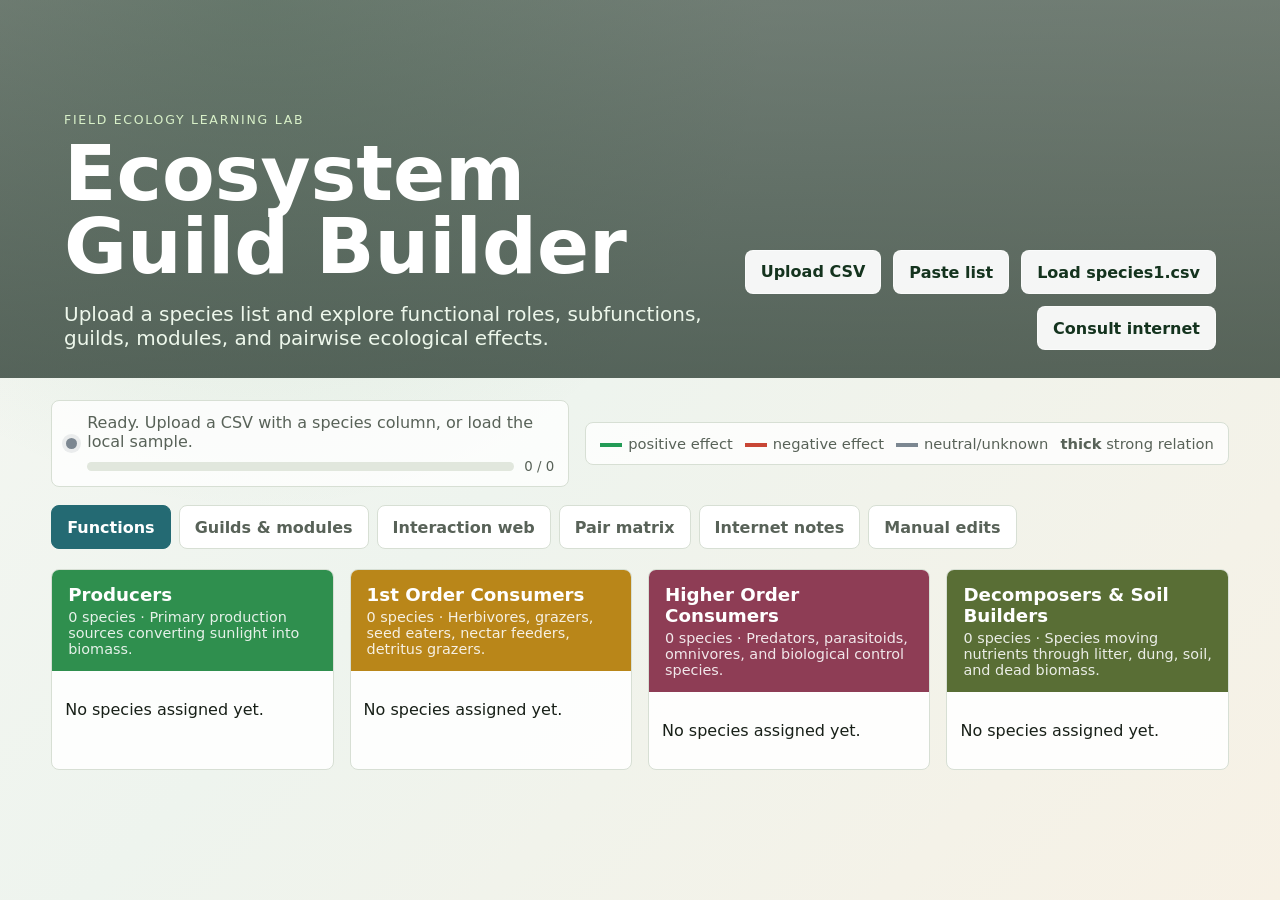
<file: ECOSYSTEM/index.html>
<!doctype html>
<html lang="en">
<head>
  <meta charset="utf-8">
  <meta name="viewport" content="width=device-width, initial-scale=1">
  <title>Ecosystem Guild Builder</title>
  <link rel="stylesheet" href="styles.css">
  <script src="vendor/d3.v7.min.js"></script>
</head>
<body>
  <header class="app-header">
    <div>
      <p class="eyebrow">Field ecology learning lab</p>
      <h1>Ecosystem Guild Builder</h1>
      <p class="lede">Upload a species list and explore functional roles, subfunctions, guilds, modules, and pairwise ecological effects.</p>
    </div>
    <div class="header-actions">
      <label class="file-button">
        <input id="csvFile" type="file" accept=".csv,text/csv">
        Upload CSV
      </label>
      <button id="showPasteImport" type="button">Paste list</button>
      <button id="loadSample" type="button">Load species1.csv</button>
      <button id="enrichBtn" type="button">Consult internet</button>
    </div>
  </header>

  <main>
    <section class="control-band">
      <div class="status-panel">
        <span id="statusDot"></span>
        <div class="status-copy">
          <p id="statusText">Ready. Upload a CSV with a species column, or load the local sample.</p>
          <div id="progressWrap" class="progress-wrap" hidden>
            <div class="progress-track"><span id="progressBar"></span></div>
            <small id="progressText">0 / 0</small>
          </div>
        </div>
      </div>
      <div class="legend">
        <span><i class="positive"></i>positive effect</span>
        <span><i class="negative"></i>negative effect</span>
        <span><i class="neutral"></i>neutral/unknown</span>
        <span><b>thick</b> strong relation</span>
      </div>
    </section>

    <section id="pasteImportPanel" class="paste-import" hidden>
      <div>
        <h2>Paste species list</h2>
        <p>Paste a CSV with a species column, or paste one species name per line.</p>
      </div>
      <textarea id="pasteImportText" rows="7" placeholder="species&#10;Rosa canina&#10;Carabus coriaceus&#10;Pelophylax ridibundus"></textarea>
      <div class="paste-import-actions">
        <button id="importPastedSpecies" type="button">Import pasted list</button>
        <button id="clearPastedSpecies" type="button">Clear</button>
      </div>
    </section>

    <nav class="tabs" aria-label="Views">
      <button class="tab active" data-view="roles">Functions</button>
      <button class="tab" data-view="guilds">Guilds & modules</button>
      <button class="tab" data-view="network">Interaction web</button>
      <button class="tab" data-view="matrix">Pair matrix</button>
      <button class="tab" data-view="sources">Internet notes</button>
      <button class="tab" data-view="edits">Manual edits</button>
    </nav>

    <section id="roles" class="view active">
      <div id="roleGrid" class="role-grid"></div>
    </section>

    <section id="guilds" class="view">
      <div id="moduleGrid" class="module-grid"></div>
    </section>

    <section id="network" class="view">
      <div class="network-toolbar">
        <label><input id="showWeak" type="checkbox" checked> show weak links</label>
        <label><input id="showNeutral" type="checkbox"> show neutral links</label>
        <label>Layout strength <input id="chargeSlider" type="range" min="-900" max="-120" value="-430"></label>
        <label>Picture size <input id="sizeSlider" type="range" min="650" max="1600" step="50" value="950"></label>
      </div>
      <div id="networkCanvas" class="network-canvas"></div>
    </section>

    <section id="matrix" class="view">
      <h2 class="matrix-title">Simple interaction symbols</h2>
      <div class="matrix-wrap compact">
        <table id="simpleMatrixTable"></table>
      </div>
      <h2 class="matrix-title">Detailed pair evidence</h2>
      <div class="matrix-wrap">
        <table id="matrixTable"></table>
      </div>
    </section>

    <section id="sources" class="view">
      <div id="sourceList" class="source-list"></div>
    </section>

    <section id="edits" class="view">
      <div class="edit-grid">
        <article class="edit-panel">
          <h2>Correct species information</h2>
          <label>Species <select id="editSpeciesSelect"></select></label>
          <div class="checkbox-grid" id="editRoleChecks">
            <label><input type="checkbox" value="producer"> producer</label>
            <label><input type="checkbox" value="primaryConsumer"> 1st order consumer</label>
            <label><input type="checkbox" value="higherConsumer"> higher order consumer</label>
            <label><input type="checkbox" value="decomposer"> decomposer</label>
          </div>
          <label>Subfunctions <input id="editSubfunctions" type="text" placeholder="pollinator, soil builder, tadpole detritivore"></label>
          <label>Guild <input id="editGuild" type="text" placeholder="Wetland predators"></label>
          <label>Module <input id="editModule" type="text" placeholder="Wetland food-web module"></label>
          <div class="edit-actions">
            <button id="saveSpeciesEdit" type="button">Save species correction</button>
            <button id="resetSpeciesEdit" type="button">Reset species</button>
          </div>
        </article>

        <article class="edit-panel">
          <h2>Correct pair interaction</h2>
          <div class="two-cols">
            <label>Species A <select id="editPairA"></select></label>
            <label>Species B <select id="editPairB"></select></label>
          </div>
          <div class="two-cols">
            <label>Effect A to B
              <select id="editEffectAB">
                <option value="positive">+</option>
                <option value="neutral">0</option>
                <option value="negative">-</option>
              </select>
            </label>
            <label>Effect B to A
              <select id="editEffectBA">
                <option value="positive">+</option>
                <option value="neutral">0</option>
                <option value="negative">-</option>
              </select>
            </label>
          </div>
          <label>Strength
            <select id="editStrength">
              <option value="weak">weak</option>
              <option value="strong">strong</option>
            </select>
          </label>
          <label>Explanation <textarea id="editPairNote" rows="4" placeholder="Why this correction is biologically better"></textarea></label>
          <div class="edit-actions">
            <button id="savePairEdit" type="button">Save pair correction</button>
            <button id="resetPairEdit" type="button">Reset pair</button>
          </div>
        </article>
      </div>
      <article class="edit-panel edit-summary">
        <h2>Saved manual corrections</h2>
        <div id="manualEditList"></div>
        <button id="clearManualEdits" type="button">Clear all manual corrections</button>
      </article>
    </section>
  </main>

  <template id="speciesPill">
    <article class="species-pill">
      <strong></strong>
      <small></small>
    </article>
  </template>

  <script src="app.js"></script>
</body>
</html>
</file>
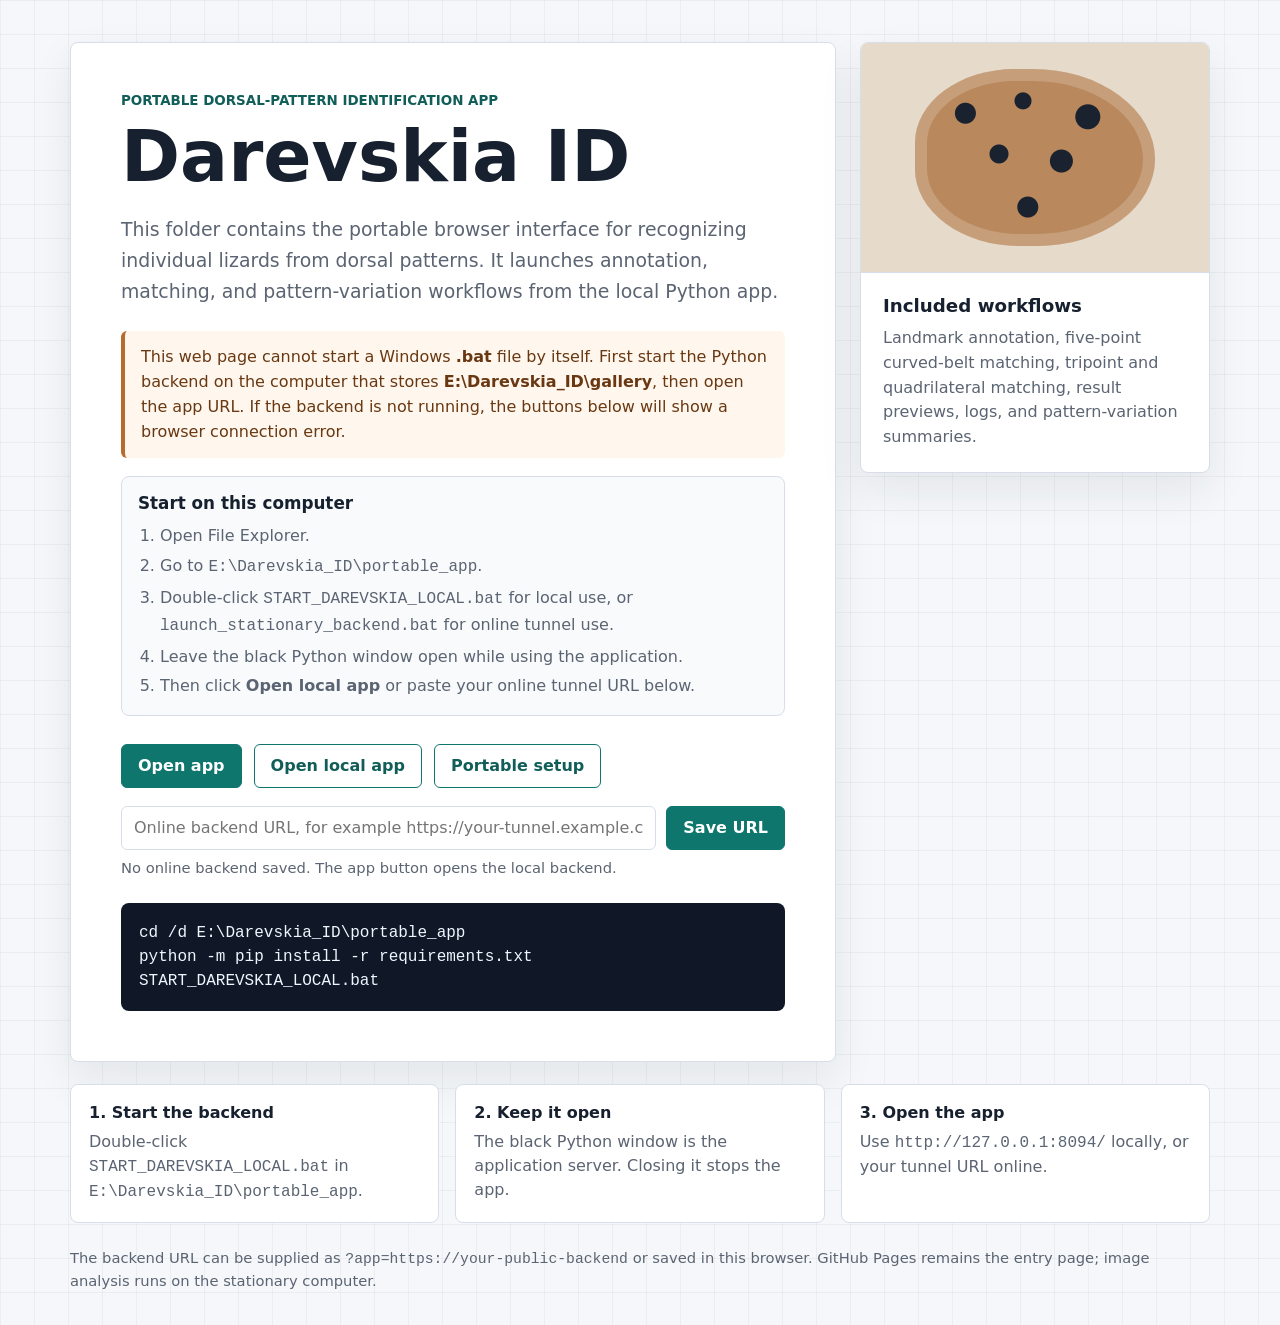
<file: PATTERN/index.html>
<!doctype html>
<html lang="en">
<head>
  <meta charset="utf-8">
  <meta name="viewport" content="width=device-width, initial-scale=1">
  <title>Darevskia ID Portable App</title>
  <meta name="description" content="GitHub Pages entry point for the Darevskia dorsal-pattern recognition portable app.">
  <style>
    :root {
      color-scheme: light;
      --ink: #17202e;
      --muted: #5b6472;
      --paper: #f5f7fa;
      --panel: #ffffff;
      --line: #d7dee9;
      --accent: #0f766e;
      --accent-dark: #115e59;
      --amber: #b76b2c;
      --code: #101827;
      --code-text: #eef6ff;
      font-family: Inter, ui-sans-serif, system-ui, -apple-system, BlinkMacSystemFont, "Segoe UI", sans-serif;
    }

    * {
      box-sizing: border-box;
    }

    body {
      margin: 0;
      min-height: 100vh;
      color: var(--ink);
      background:
        linear-gradient(90deg, rgba(23, 32, 46, 0.045) 1px, transparent 1px),
        linear-gradient(180deg, rgba(23, 32, 46, 0.045) 1px, transparent 1px),
        var(--paper);
      background-size: 34px 34px;
    }

    main {
      width: min(1140px, calc(100% - 32px));
      margin: 0 auto;
      padding: 42px 0;
    }

    .layout {
      display: grid;
      grid-template-columns: minmax(0, 1fr) 350px;
      gap: 24px;
      align-items: start;
    }

    .hero,
    .panel,
    .step {
      background: var(--panel);
      border: 1px solid var(--line);
      border-radius: 8px;
      box-shadow: 0 18px 44px rgba(23, 32, 46, 0.08);
    }

    .hero {
      padding: clamp(24px, 5vw, 50px);
    }

    .eyebrow {
      margin: 0 0 14px;
      color: var(--accent-dark);
      font-size: 0.84rem;
      font-weight: 780;
      letter-spacing: 0;
      text-transform: uppercase;
    }

    h1 {
      max-width: 760px;
      margin: 0;
      font-size: clamp(2.15rem, 6vw, 4.45rem);
      line-height: 0.98;
      letter-spacing: 0;
    }

    .lead {
      max-width: 720px;
      margin: 22px 0 0;
      color: var(--muted);
      font-size: clamp(1rem, 2vw, 1.18rem);
      line-height: 1.65;
    }

    .note {
      margin: 24px 0 0;
      padding: 14px 16px;
      border-left: 4px solid var(--amber);
      background: #fff7ed;
      color: #693812;
      border-radius: 6px;
      line-height: 1.55;
    }

    .actions {
      display: flex;
      flex-wrap: wrap;
      gap: 12px;
      margin-top: 28px;
    }

    .backend-config {
      display: grid;
      grid-template-columns: minmax(0, 1fr) auto;
      gap: 10px;
      margin-top: 18px;
    }

    .backend-config input {
      min-height: 44px;
      width: 100%;
      border: 1px solid var(--line);
      border-radius: 6px;
      padding: 0 12px;
      color: var(--ink);
      font: inherit;
    }

    .backend-config button {
      min-height: 44px;
      border: 1px solid var(--accent);
      border-radius: 6px;
      padding: 0 16px;
      background: var(--accent);
      color: #ffffff;
      cursor: pointer;
      font: inherit;
      font-weight: 730;
      white-space: nowrap;
    }

    .status-line {
      min-height: 1.4em;
      margin: 8px 0 0;
      color: var(--muted);
      font-size: 0.92rem;
      line-height: 1.4;
    }

    .start-box {
      margin-top: 18px;
      padding: 16px;
      border: 1px solid var(--line);
      border-radius: 8px;
      background: #f8fafc;
    }

    .start-box h2 {
      margin: 0 0 10px;
      font-size: 1.05rem;
      letter-spacing: 0;
    }

    .start-box ol {
      margin: 0;
      padding-left: 22px;
      color: var(--muted);
      line-height: 1.6;
    }

    .start-box li + li {
      margin-top: 4px;
    }

    a.button {
      display: inline-flex;
      min-height: 44px;
      align-items: center;
      justify-content: center;
      padding: 0 16px;
      border: 1px solid var(--accent);
      border-radius: 6px;
      background: var(--accent);
      color: #ffffff;
      font-weight: 730;
      text-decoration: none;
      white-space: nowrap;
    }

    a.button.secondary {
      background: #ffffff;
      color: var(--accent-dark);
    }

    pre,
    code {
      font-family: "Cascadia Code", "SFMono-Regular", Consolas, monospace;
    }

    pre {
      overflow-x: auto;
      margin: 24px 0 0;
      padding: 18px;
      border-radius: 8px;
      background: var(--code);
      color: var(--code-text);
      line-height: 1.5;
      white-space: pre-wrap;
    }

    .panel {
      overflow: hidden;
    }

    .pattern {
      position: relative;
      min-height: 230px;
      background: #e6dacb;
      border-bottom: 1px solid var(--line);
    }

    .pattern::before {
      content: "";
      position: absolute;
      inset: 26px 54px;
      border-radius: 45% 55% 53% 47%;
      background:
        radial-gradient(circle at 21% 25%, #1a2230 0 10px, transparent 11px),
        radial-gradient(circle at 45% 18%, #1a2230 0 8px, transparent 9px),
        radial-gradient(circle at 72% 27%, #1a2230 0 12px, transparent 13px),
        radial-gradient(circle at 35% 48%, #1a2230 0 9px, transparent 10px),
        radial-gradient(circle at 61% 52%, #1a2230 0 11px, transparent 12px),
        radial-gradient(circle at 47% 78%, #1a2230 0 10px, transparent 11px),
        #b9895d;
      box-shadow: inset 0 0 0 12px rgba(255, 255, 255, 0.18);
    }

    .panel-body {
      padding: 22px;
    }

    .panel h2 {
      margin: 0 0 10px;
      font-size: 1.14rem;
      letter-spacing: 0;
    }

    .panel p {
      margin: 0;
      color: var(--muted);
      line-height: 1.55;
    }

    .steps {
      display: grid;
      grid-template-columns: repeat(3, minmax(0, 1fr));
      gap: 16px;
      margin-top: 22px;
    }

    .step {
      padding: 18px;
      box-shadow: none;
    }

    .step strong {
      display: block;
      margin-bottom: 8px;
      font-size: 1rem;
    }

    .step p {
      margin: 0;
      color: var(--muted);
      line-height: 1.5;
    }

    footer {
      margin-top: 24px;
      color: var(--muted);
      font-size: 0.92rem;
      line-height: 1.5;
    }

    @media (max-width: 900px) {
      main {
        padding: 24px 0;
      }

      .layout,
      .steps {
        grid-template-columns: 1fr;
      }

      .panel {
        order: -1;
      }

      .pattern {
        min-height: 178px;
      }
    }

    @media (max-width: 520px) {
      main {
        width: min(100% - 20px, 1140px);
      }

      .hero {
        padding: 22px;
      }

      a.button {
        width: 100%;
      }

      .backend-config {
        grid-template-columns: 1fr;
      }
    }
  </style>
</head>
<body>
  <main>
    <div class="layout">
      <section class="hero" aria-labelledby="title">
        <p class="eyebrow">Portable dorsal-pattern identification app</p>
        <h1 id="title">Darevskia ID</h1>
        <p class="lead">
          This folder contains the portable browser interface for recognizing individual lizards from dorsal patterns.
          It launches annotation, matching, and pattern-variation workflows from the local Python app.
        </p>
        <p class="note">
          This web page cannot start a Windows <strong>.bat</strong> file by itself. First start the Python
          backend on the computer that stores <strong>E:\Darevskia_ID\gallery</strong>, then open the app URL.
          If the backend is not running, the buttons below will show a browser connection error.
        </p>
        <div class="start-box">
          <h2>Start on this computer</h2>
          <ol>
            <li>Open File Explorer.</li>
            <li>Go to <code>E:\Darevskia_ID\portable_app</code>.</li>
            <li>Double-click <code>START_DAREVSKIA_LOCAL.bat</code> for local use, or <code>launch_stationary_backend.bat</code> for online tunnel use.</li>
            <li>Leave the black Python window open while using the application.</li>
            <li>Then click <strong>Open local app</strong> or paste your online tunnel URL below.</li>
          </ol>
        </div>
        <div class="actions" aria-label="Primary actions">
          <a class="button" id="openBackend" href="http://127.0.0.1:8094/">Open app</a>
          <a class="button secondary" href="http://127.0.0.1:8094/">Open local app</a>
          <a class="button secondary" href="README_PORTABLE.md">Portable setup</a>
        </div>
        <div class="backend-config">
          <input id="backendUrl" type="url" inputmode="url" placeholder="Online backend URL, for example https://your-tunnel.example.com" aria-label="Online backend URL">
          <button type="button" id="saveBackend">Save URL</button>
        </div>
        <p class="status-line" id="backendStatus"></p>
        <pre><code>cd /d E:\Darevskia_ID\portable_app
python -m pip install -r requirements.txt
START_DAREVSKIA_LOCAL.bat</code></pre>
      </section>

      <aside class="panel" aria-label="Application summary">
        <div class="pattern" role="img" aria-label="Stylized dorsal lizard pattern with recognition spots"></div>
        <div class="panel-body">
          <h2>Included workflows</h2>
          <p>
            Landmark annotation, five-point curved-belt matching, tripoint and quadrilateral matching,
            result previews, logs, and pattern-variation summaries.
          </p>
        </div>
      </aside>
    </div>

    <section class="steps" aria-label="Launch steps">
      <article class="step">
        <strong>1. Start the backend</strong>
        <p>Double-click <code>START_DAREVSKIA_LOCAL.bat</code> in <code>E:\Darevskia_ID\portable_app</code>.</p>
      </article>
      <article class="step">
        <strong>2. Keep it open</strong>
        <p>The black Python window is the application server. Closing it stops the app.</p>
      </article>
      <article class="step">
        <strong>3. Open the app</strong>
        <p>Use <code>http://127.0.0.1:8094/</code> locally, or your tunnel URL online.</p>
      </article>
    </section>

    <footer>
      The backend URL can be supplied as <code>?app=https://your-public-backend</code> or saved in this browser.
      GitHub Pages remains the entry page; image analysis runs on the stationary computer.
    </footer>
  </main>
  <script>
    const input = document.querySelector("#backendUrl");
    const openBackend = document.querySelector("#openBackend");
    const saveBackend = document.querySelector("#saveBackend");
    const statusLine = document.querySelector("#backendStatus");
    const params = new URLSearchParams(window.location.search);
    const queryUrl = params.get("app") || "";
    const savedUrl = localStorage.getItem("darevskiaBackendUrl") || "";

    function cleanUrl(value) {
      return String(value || "").trim().replace(/\/+$/, "");
    }

    function setBackendUrl(value, persist) {
      const url = cleanUrl(value);
      if (!url) {
        openBackend.href = "http://127.0.0.1:8094/";
        input.value = "";
        statusLine.textContent = "No online backend saved. The app button opens the local backend.";
        return;
      }
      if (!/^https?:\/\//i.test(url)) {
        statusLine.textContent = "Backend URL must start with http:// or https://.";
        return;
      }
      openBackend.href = url + "/";
      input.value = url;
      statusLine.textContent = "App button points to " + url + "/";
      if (persist) {
        localStorage.setItem("darevskiaBackendUrl", url);
      }
    }

    saveBackend.addEventListener("click", () => setBackendUrl(input.value, true));
    setBackendUrl(queryUrl || savedUrl, Boolean(queryUrl));
  </script>
</body>
</html>
</file>
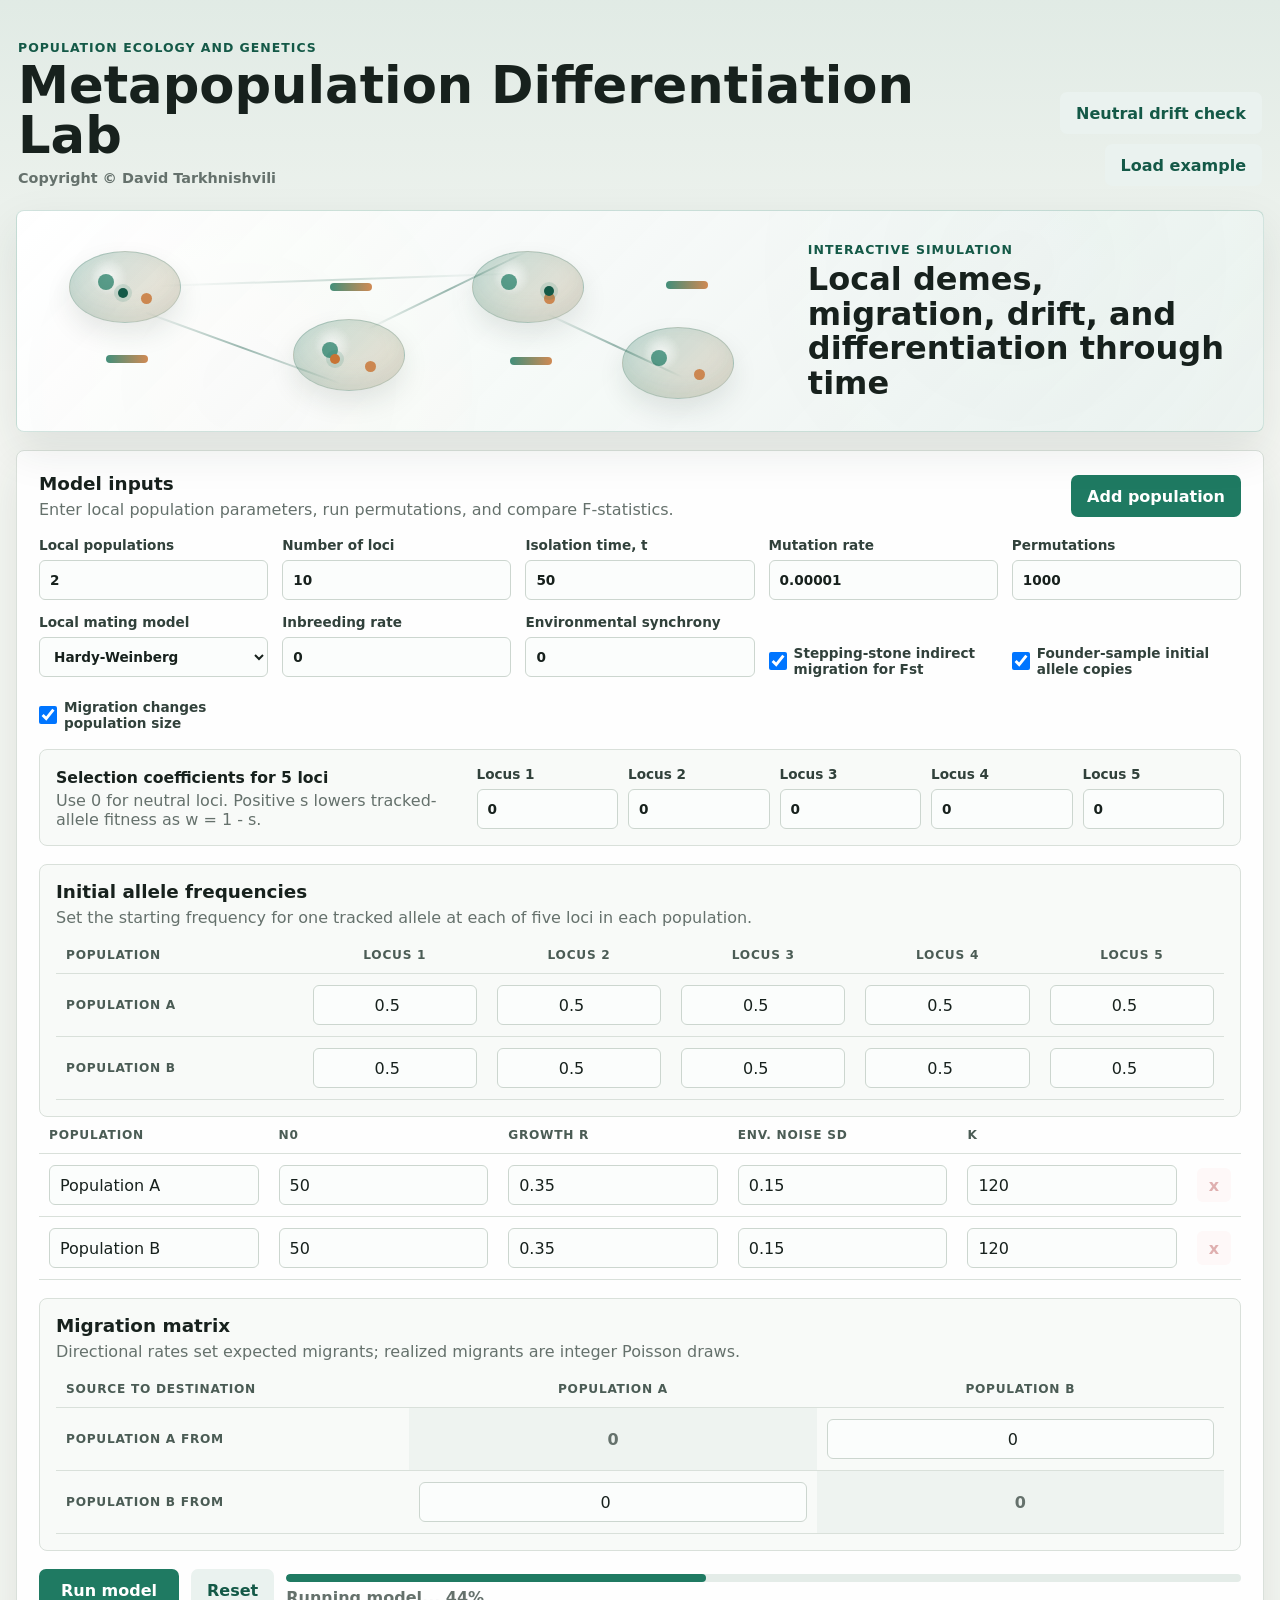
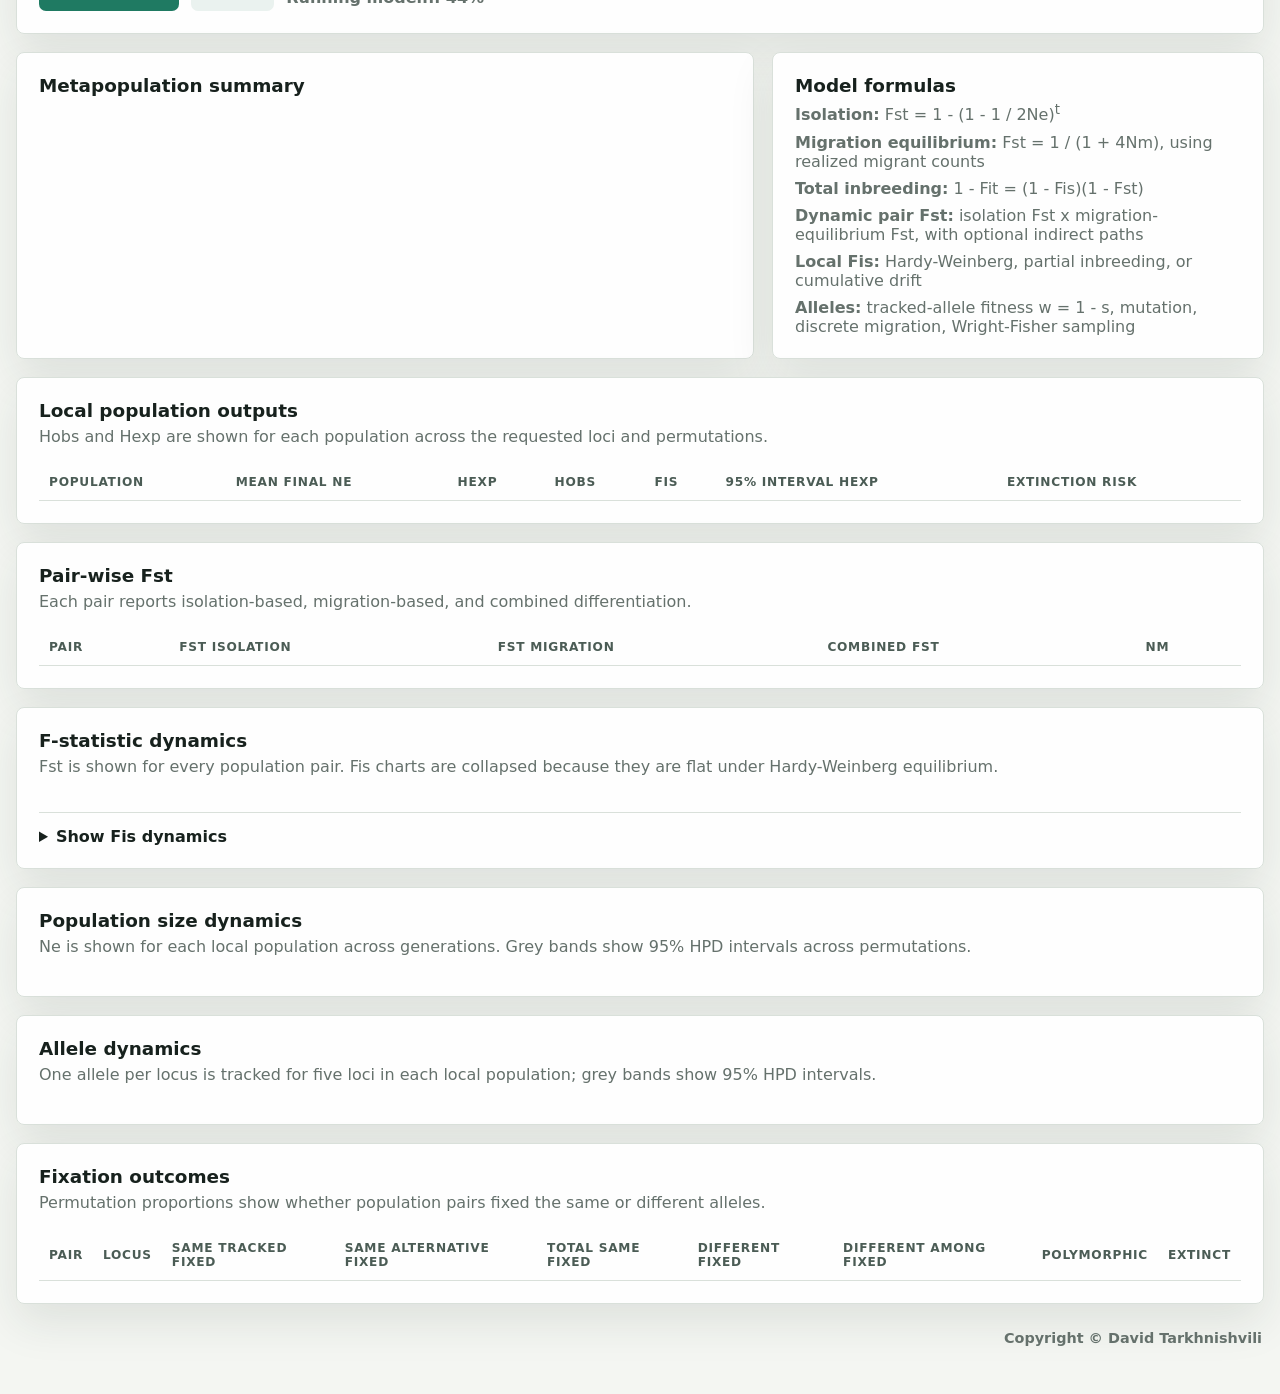
<file: POPGEN/index.html>
<!doctype html>
<html lang="en">
<head>
  <meta charset="utf-8">
  <meta name="viewport" content="width=device-width, initial-scale=1">
  <title>Population Differentiation Lab</title>
  <link rel="stylesheet" href="styles.css">
</head>
<body>
  <main class="app-shell">
    <section class="workspace">
      <header class="topbar">
        <div>
          <p class="eyebrow">Population ecology and genetics</p>
          <h1>Metapopulation Differentiation Lab</h1>
          <p class="copyright-line">Copyright &copy; David Tarkhnishvili</p>
        </div>
        <div class="topbar-actions">
          <button id="loadNeutralCheck" class="secondary-btn" type="button">Neutral drift check</button>
          <button id="loadExample" class="secondary-btn" type="button">Load example</button>
        </div>
      </header>

      <section class="metapop-hero" aria-label="Animated metapopulation illustration">
        <div class="landscape" aria-hidden="true">
          <span class="habitat habitat-a"></span>
          <span class="habitat habitat-b"></span>
          <span class="habitat habitat-c"></span>
          <span class="habitat habitat-d"></span>
          <span class="migration-line line-ab"></span>
          <span class="migration-line line-bc"></span>
          <span class="migration-line line-cd"></span>
          <span class="migration-line line-ac"></span>
          <span class="migrant migrant-1"></span>
          <span class="migrant migrant-2"></span>
          <span class="migrant migrant-3"></span>
          <span class="allele allele-1"></span>
          <span class="allele allele-2"></span>
          <span class="allele allele-3"></span>
          <span class="allele allele-4"></span>
        </div>
        <div class="hero-copy">
          <p class="eyebrow">Interactive simulation</p>
          <h2>Local demes, migration, drift, and differentiation through time</h2>
        </div>
      </section>

      <section class="panel controls-panel" aria-labelledby="modelInputs">
        <div class="section-head">
          <div>
            <h2 id="modelInputs">Model inputs</h2>
            <p>Enter local population parameters, run permutations, and compare F-statistics.</p>
          </div>
          <button id="addPopulation" class="primary-btn" type="button">Add population</button>
        </div>

        <div class="input-grid model-grid">
          <label>
            Local populations
            <input id="populationCount" type="number" min="2" max="12" step="1" value="2">
          </label>
          <label>
            Number of loci
            <input id="lociCount" type="number" min="1" step="1" value="10">
          </label>
          <label>
            Isolation time, t
            <input id="generationCount" type="number" min="0" step="1" value="50">
          </label>
          <label>
            Mutation rate
            <input id="mutationRate" type="number" min="0" step="0.000001" value="0.00001">
          </label>
          <label>
            Permutations
            <input id="permutations" type="number" min="1" max="20000" step="1" value="1000">
          </label>
          <label>
            Local mating model
            <select id="matingModel">
              <option value="hw" selected>Hardy-Weinberg</option>
              <option value="partial">Partial inbreeding</option>
              <option value="cumulative">Cumulative drift</option>
            </select>
          </label>
          <label>
            Inbreeding rate
            <input id="inbreedingRate" type="number" min="0" max="1" step="0.01" value="0">
          </label>
          <label>
            Environmental synchrony
            <input id="environmentalSynchrony" type="number" min="0" max="1" step="0.05" value="0">
          </label>
          <label class="checkbox-label">
            <input id="indirectMigration" type="checkbox" checked>
            Stepping-stone indirect migration for Fst
          </label>
          <label class="checkbox-label">
            <input id="founderSampling" type="checkbox" checked>
            Founder-sample initial allele copies
          </label>
          <label class="checkbox-label">
            <input id="demographicMigration" type="checkbox" checked>
            Migration changes population size
          </label>
        </div>

        <div class="loci-panel">
          <div>
            <h3>Selection coefficients for 5 loci</h3>
            <p>Use 0 for neutral loci. Positive s lowers tracked-allele fitness as w = 1 - s.</p>
          </div>
          <div class="selection-grid">
            <label>Locus 1<input class="selection-input" type="number" step="0.001" value="0"></label>
            <label>Locus 2<input class="selection-input" type="number" step="0.001" value="0"></label>
            <label>Locus 3<input class="selection-input" type="number" step="0.001" value="0"></label>
            <label>Locus 4<input class="selection-input" type="number" step="0.001" value="0"></label>
            <label>Locus 5<input class="selection-input" type="number" step="0.001" value="0"></label>
          </div>
        </div>

        <div class="matrix-panel">
          <div class="section-head compact">
            <div>
              <h2>Initial allele frequencies</h2>
              <p>Set the starting frequency for one tracked allele at each of five loci in each population.</p>
            </div>
          </div>
          <div id="alleleFrequencyMatrix" class="table-wrap"></div>
        </div>

        <div class="table-wrap">
          <table class="input-table">
            <thead>
              <tr>
                <th>Population</th>
                <th>N0</th>
                <th>Growth r</th>
                <th>Env. noise SD</th>
                <th>K</th>
                <th></th>
              </tr>
            </thead>
            <tbody id="populationRows"></tbody>
          </table>
        </div>

        <div class="matrix-panel">
          <div class="section-head compact">
            <div>
              <h2>Migration matrix</h2>
              <p>Directional rates set expected migrants; realized migrants are integer Poisson draws.</p>
            </div>
          </div>
          <div id="migrationMatrix" class="table-wrap"></div>
        </div>

        <div class="action-row">
          <button id="runModel" class="primary-btn large" type="button">Run model</button>
          <button id="resetModel" class="secondary-btn" type="button">Reset</button>
          <div class="progress-wrap">
            <div class="progress-track" aria-hidden="true">
              <div id="progressBar" class="progress-bar"></div>
            </div>
            <p id="statusText" class="status-text" role="status"></p>
          </div>
        </div>
      </section>

      <section class="results-grid">
        <article class="panel metric-panel">
          <h2>Metapopulation summary</h2>
          <div id="summaryMetrics" class="metric-grid"></div>
        </article>

        <article class="panel formula-panel">
          <h2>Model formulas</h2>
        <div class="formula-list">
            <p><strong>Isolation:</strong> Fst = 1 - (1 - 1 / 2Ne)<sup>t</sup></p>
            <p><strong>Migration equilibrium:</strong> Fst = 1 / (1 + 4Nm), using realized migrant counts</p>
            <p><strong>Total inbreeding:</strong> 1 - Fit = (1 - Fis)(1 - Fst)</p>
            <p><strong>Dynamic pair Fst:</strong> isolation Fst x migration-equilibrium Fst, with optional indirect paths</p>
            <p><strong>Local Fis:</strong> Hardy-Weinberg, partial inbreeding, or cumulative drift</p>
            <p><strong>Alleles:</strong> tracked-allele fitness w = 1 - s, mutation, discrete migration, Wright-Fisher sampling</p>
          </div>
        </article>
      </section>

      <section class="panel output-panel">
        <div class="section-head">
          <div>
            <h2>Local population outputs</h2>
            <p>Hobs and Hexp are shown for each population across the requested loci and permutations.</p>
          </div>
        </div>
        <div class="table-wrap">
          <table>
            <thead>
              <tr>
                <th>Population</th>
                <th>Mean final Ne</th>
                <th>Hexp</th>
                <th>Hobs</th>
                <th>Fis</th>
                <th>95% interval Hexp</th>
                <th>Extinction risk</th>
              </tr>
            </thead>
            <tbody id="populationOutput"></tbody>
          </table>
        </div>
      </section>

      <section class="panel output-panel">
        <div class="section-head">
          <div>
            <h2>Pair-wise Fst</h2>
            <p>Each pair reports isolation-based, migration-based, and combined differentiation.</p>
          </div>
        </div>
        <div class="table-wrap">
          <table>
            <thead>
              <tr>
                <th>Pair</th>
                <th>Fst isolation</th>
                <th>Fst migration</th>
                <th>Combined Fst</th>
                <th>Nm</th>
              </tr>
            </thead>
            <tbody id="pairwiseOutput"></tbody>
          </table>
        </div>
      </section>

      <section class="panel output-panel">
        <div class="section-head">
          <div>
            <h2>F-statistic dynamics</h2>
            <p>Fst is shown for every population pair. Fis charts are collapsed because they are flat under Hardy-Weinberg equilibrium.</p>
          </div>
        </div>
        <div id="fstCharts" class="chart-grid"></div>
        <details class="chart-details">
          <summary>Show Fis dynamics</summary>
          <p class="details-note">Fis is per local population. Under Hardy-Weinberg equilibrium it remains zero, so these charts are mostly useful for partial inbreeding or cumulative drift models.</p>
          <div id="fisCharts" class="chart-grid"></div>
        </details>
      </section>

      <section class="panel output-panel">
        <div class="section-head">
          <div>
            <h2>Population size dynamics</h2>
            <p>Ne is shown for each local population across generations. Grey bands show 95% HPD intervals across permutations.</p>
          </div>
        </div>
        <div id="neCharts" class="chart-grid"></div>
      </section>

      <section class="panel output-panel">
        <div class="section-head">
          <div>
            <h2>Allele dynamics</h2>
            <p>One allele per locus is tracked for five loci in each local population; grey bands show 95% HPD intervals.</p>
          </div>
        </div>
        <div id="alleleCharts" class="chart-grid"></div>
      </section>

      <section class="panel output-panel">
        <div class="section-head">
          <div>
            <h2>Fixation outcomes</h2>
            <p>Permutation proportions show whether population pairs fixed the same or different alleles.</p>
          </div>
        </div>
        <div class="table-wrap">
          <table>
            <thead>
              <tr>
                <th>Pair</th>
                <th>Locus</th>
                <th>Same tracked fixed</th>
                <th>Same alternative fixed</th>
                <th>Total same fixed</th>
                <th>Different fixed</th>
                <th>Different among fixed</th>
                <th>Polymorphic</th>
                <th>Extinct</th>
              </tr>
            </thead>
            <tbody id="fixationOutput"></tbody>
          </table>
        </div>
      </section>

      <footer class="app-footer">
        <p>Copyright &copy; David Tarkhnishvili</p>
      </footer>
    </section>
  </main>

  <script src="app.js"></script>
</body>
</html>
</file>
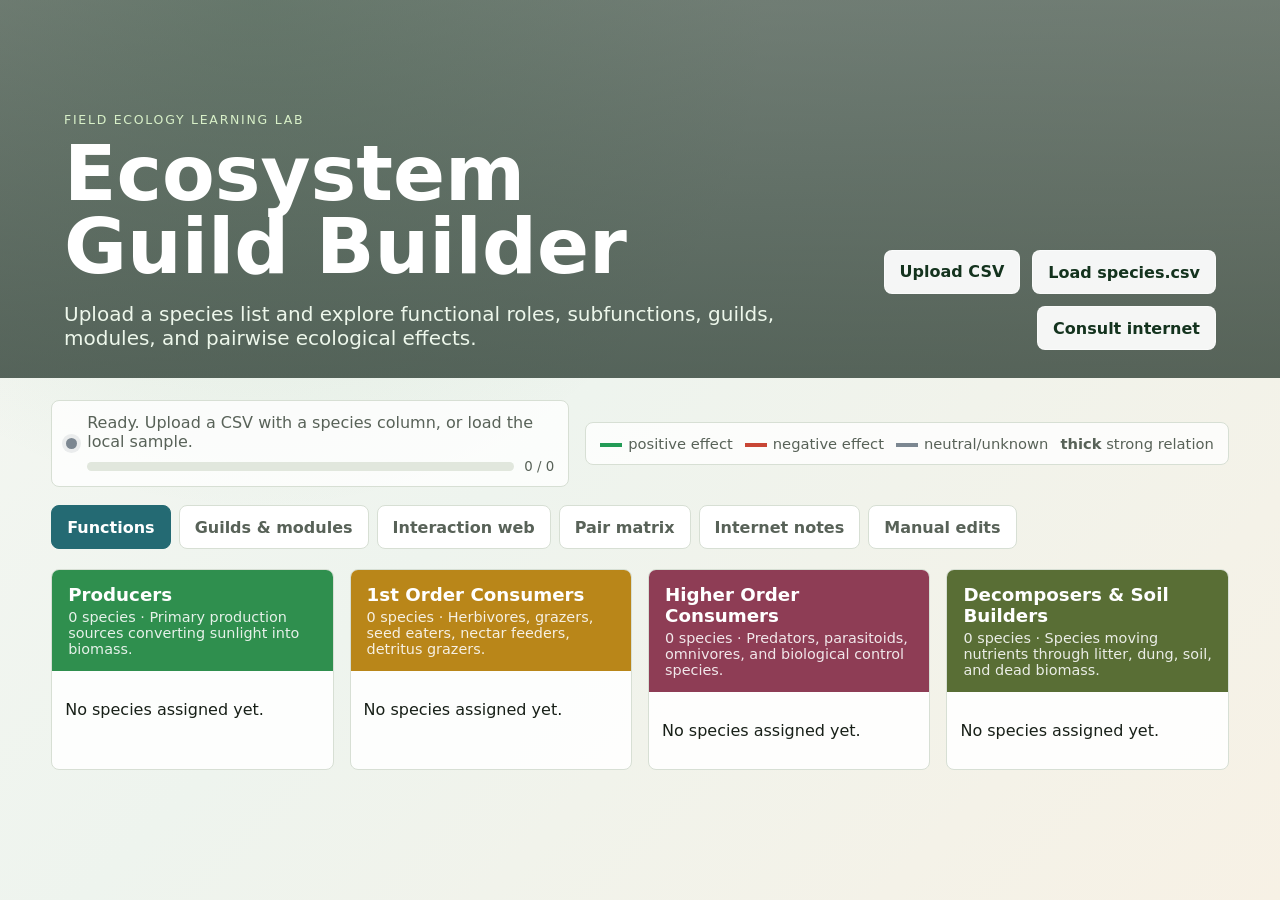
<file: ECOSYSTEM/EcosystemGuildBuilder_Portable/index.html>
<!doctype html>
<html lang="en">
<head>
  <meta charset="utf-8">
  <meta name="viewport" content="width=device-width, initial-scale=1">
  <title>Ecosystem Guild Builder</title>
  <link rel="stylesheet" href="styles.css">
  <script src="vendor/d3.v7.min.js"></script>
</head>
<body>
  <header class="app-header">
    <div>
      <p class="eyebrow">Field ecology learning lab</p>
      <h1>Ecosystem Guild Builder</h1>
      <p class="lede">Upload a species list and explore functional roles, subfunctions, guilds, modules, and pairwise ecological effects.</p>
    </div>
    <div class="header-actions">
      <label class="file-button">
        <input id="csvFile" type="file" accept=".csv,text/csv">
        Upload CSV
      </label>
      <button id="loadSample" type="button">Load species.csv</button>
      <button id="enrichBtn" type="button">Consult internet</button>
    </div>
  </header>

  <main>
    <section class="control-band">
      <div class="status-panel">
        <span id="statusDot"></span>
        <div class="status-copy">
          <p id="statusText">Ready. Upload a CSV with a species column, or load the local sample.</p>
          <div id="progressWrap" class="progress-wrap" hidden>
            <div class="progress-track"><span id="progressBar"></span></div>
            <small id="progressText">0 / 0</small>
          </div>
        </div>
      </div>
      <div class="legend">
        <span><i class="positive"></i>positive effect</span>
        <span><i class="negative"></i>negative effect</span>
        <span><i class="neutral"></i>neutral/unknown</span>
        <span><b>thick</b> strong relation</span>
      </div>
    </section>

    <nav class="tabs" aria-label="Views">
      <button class="tab active" data-view="roles">Functions</button>
      <button class="tab" data-view="guilds">Guilds & modules</button>
      <button class="tab" data-view="network">Interaction web</button>
      <button class="tab" data-view="matrix">Pair matrix</button>
      <button class="tab" data-view="sources">Internet notes</button>
      <button class="tab" data-view="edits">Manual edits</button>
    </nav>

    <section id="roles" class="view active">
      <div id="roleGrid" class="role-grid"></div>
    </section>

    <section id="guilds" class="view">
      <div id="moduleGrid" class="module-grid"></div>
    </section>

    <section id="network" class="view">
      <div class="network-toolbar">
        <label><input id="showWeak" type="checkbox" checked> show weak links</label>
        <label><input id="showNeutral" type="checkbox"> show neutral links</label>
        <label>Layout strength <input id="chargeSlider" type="range" min="-900" max="-120" value="-430"></label>
        <label>Picture size <input id="sizeSlider" type="range" min="650" max="1600" step="50" value="950"></label>
      </div>
      <div id="networkCanvas" class="network-canvas"></div>
    </section>

    <section id="matrix" class="view">
      <h2 class="matrix-title">Simple interaction symbols</h2>
      <div class="matrix-wrap compact">
        <table id="simpleMatrixTable"></table>
      </div>
      <h2 class="matrix-title">Detailed pair evidence</h2>
      <div class="matrix-wrap">
        <table id="matrixTable"></table>
      </div>
    </section>

    <section id="sources" class="view">
      <div id="sourceList" class="source-list"></div>
    </section>

    <section id="edits" class="view">
      <div class="edit-grid">
        <article class="edit-panel">
          <h2>Correct species information</h2>
          <label>Species <select id="editSpeciesSelect"></select></label>
          <div class="checkbox-grid" id="editRoleChecks">
            <label><input type="checkbox" value="producer"> producer</label>
            <label><input type="checkbox" value="primaryConsumer"> 1st order consumer</label>
            <label><input type="checkbox" value="higherConsumer"> higher order consumer</label>
            <label><input type="checkbox" value="decomposer"> decomposer</label>
          </div>
          <label>Subfunctions <input id="editSubfunctions" type="text" placeholder="pollinator, soil builder, tadpole detritivore"></label>
          <label>Guild <input id="editGuild" type="text" placeholder="Wetland predators"></label>
          <label>Module <input id="editModule" type="text" placeholder="Wetland food-web module"></label>
          <div class="edit-actions">
            <button id="saveSpeciesEdit" type="button">Save species correction</button>
            <button id="resetSpeciesEdit" type="button">Reset species</button>
          </div>
        </article>

        <article class="edit-panel">
          <h2>Correct pair interaction</h2>
          <div class="two-cols">
            <label>Species A <select id="editPairA"></select></label>
            <label>Species B <select id="editPairB"></select></label>
          </div>
          <div class="two-cols">
            <label>Effect A to B
              <select id="editEffectAB">
                <option value="positive">+</option>
                <option value="neutral">0</option>
                <option value="negative">-</option>
              </select>
            </label>
            <label>Effect B to A
              <select id="editEffectBA">
                <option value="positive">+</option>
                <option value="neutral">0</option>
                <option value="negative">-</option>
              </select>
            </label>
          </div>
          <label>Strength
            <select id="editStrength">
              <option value="weak">weak</option>
              <option value="strong">strong</option>
            </select>
          </label>
          <label>Explanation <textarea id="editPairNote" rows="4" placeholder="Why this correction is biologically better"></textarea></label>
          <div class="edit-actions">
            <button id="savePairEdit" type="button">Save pair correction</button>
            <button id="resetPairEdit" type="button">Reset pair</button>
          </div>
        </article>
      </div>
      <article class="edit-panel edit-summary">
        <h2>Saved manual corrections</h2>
        <div id="manualEditList"></div>
        <button id="clearManualEdits" type="button">Clear all manual corrections</button>
      </article>
    </section>
  </main>

  <template id="speciesPill">
    <article class="species-pill">
      <strong></strong>
      <small></small>
    </article>
  </template>

  <script src="app.js"></script>
</body>
</html>
</file>
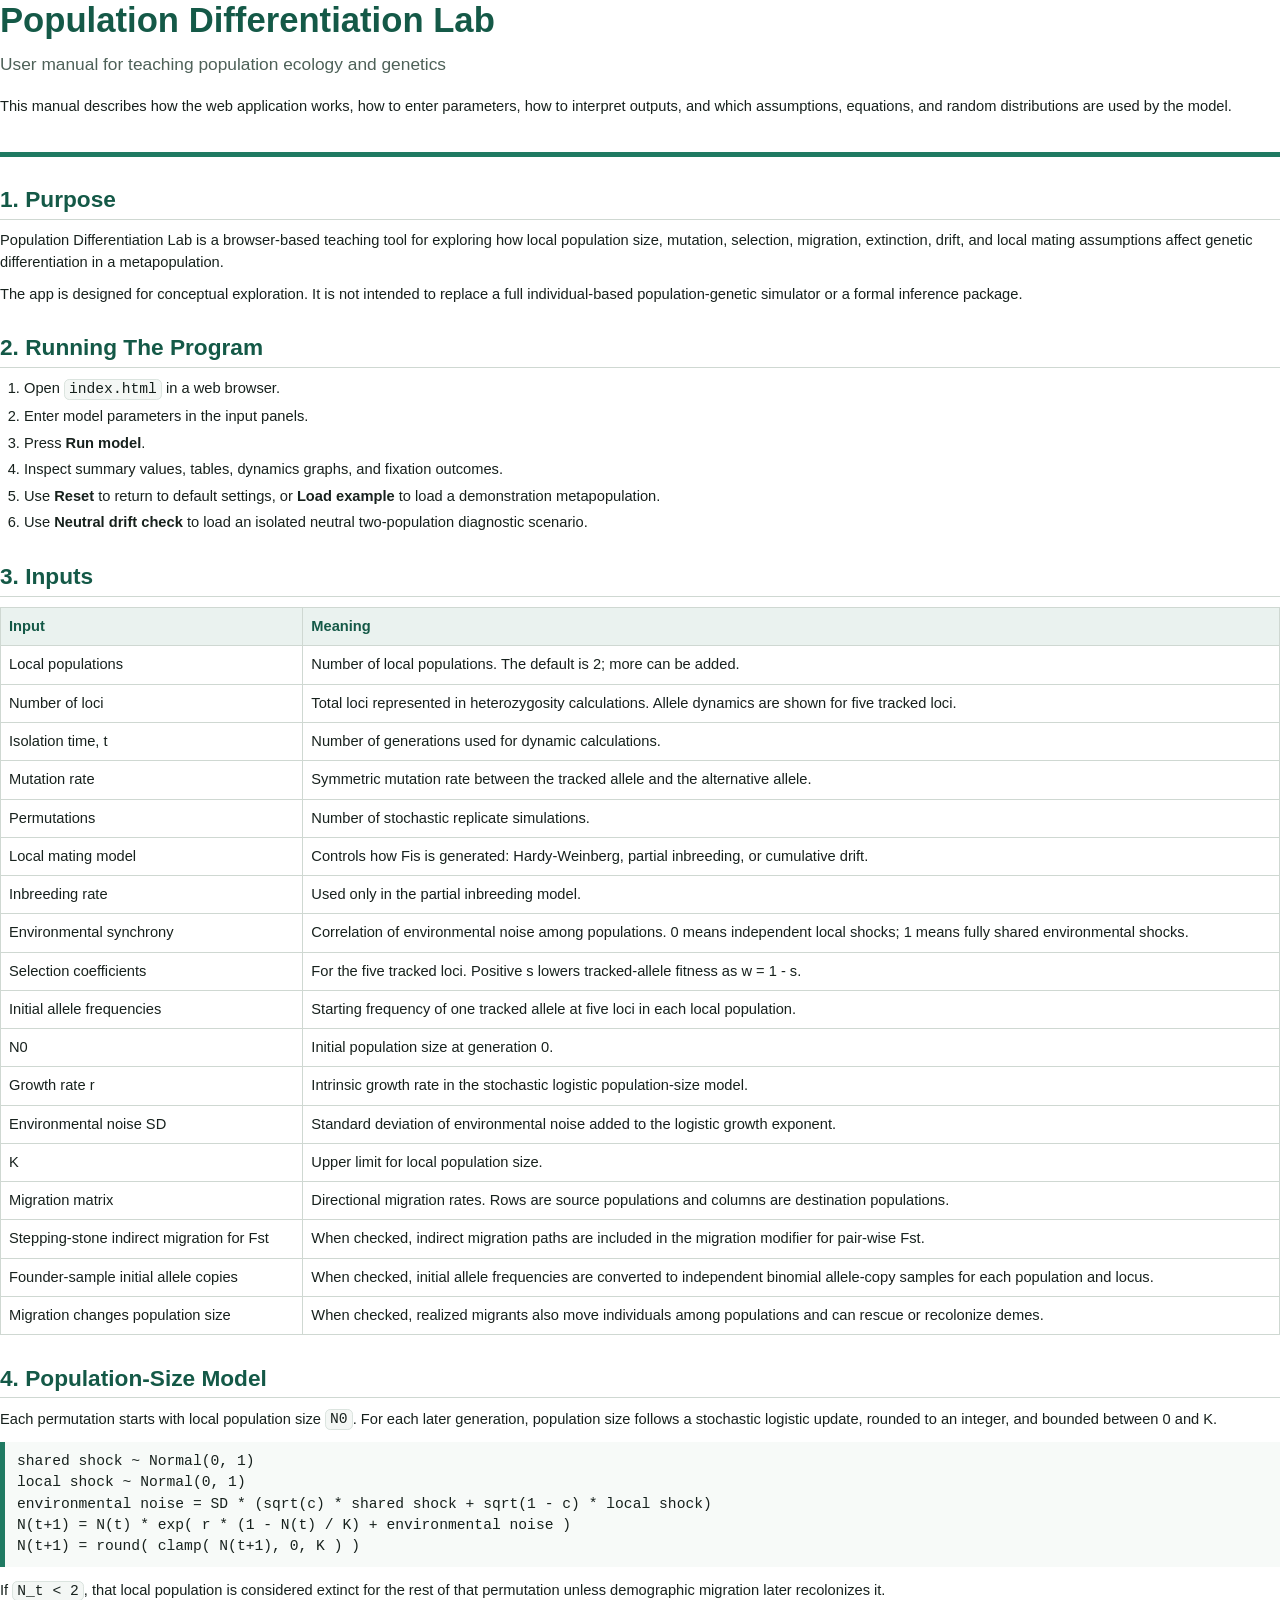
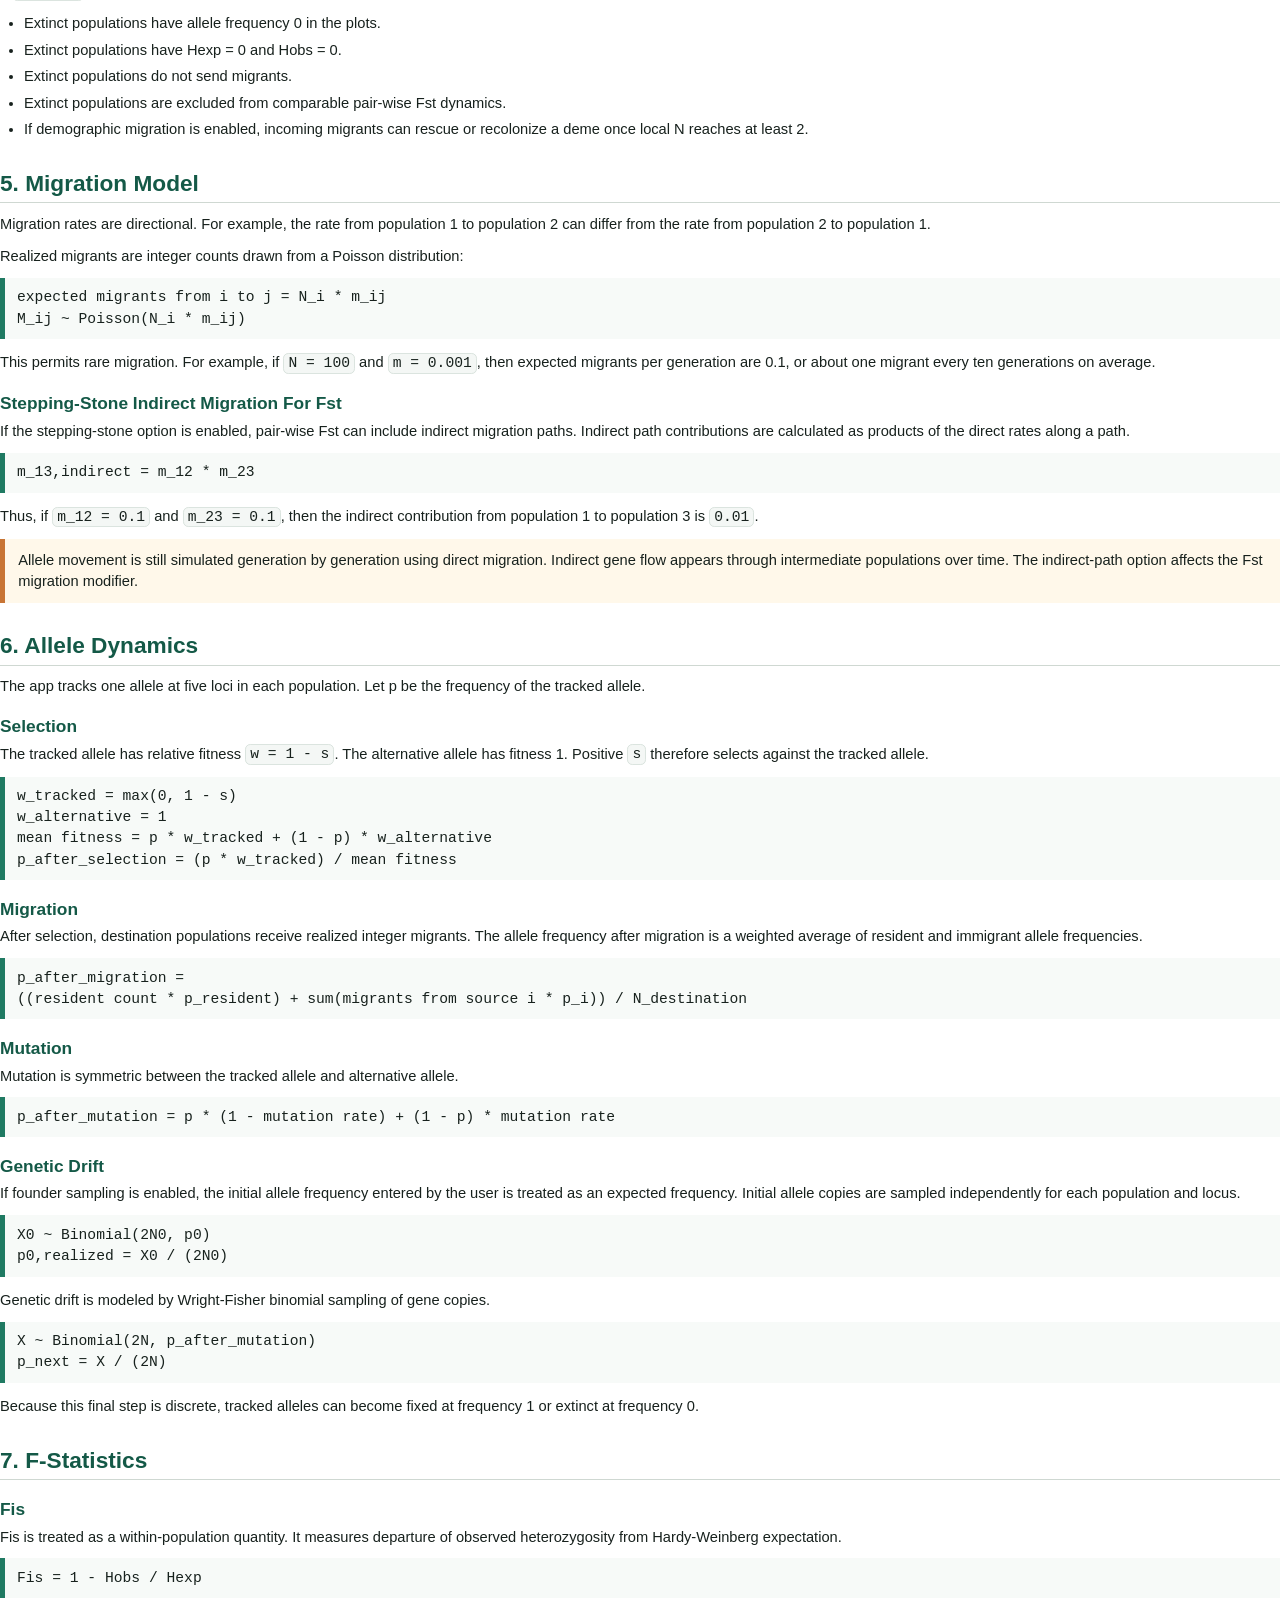
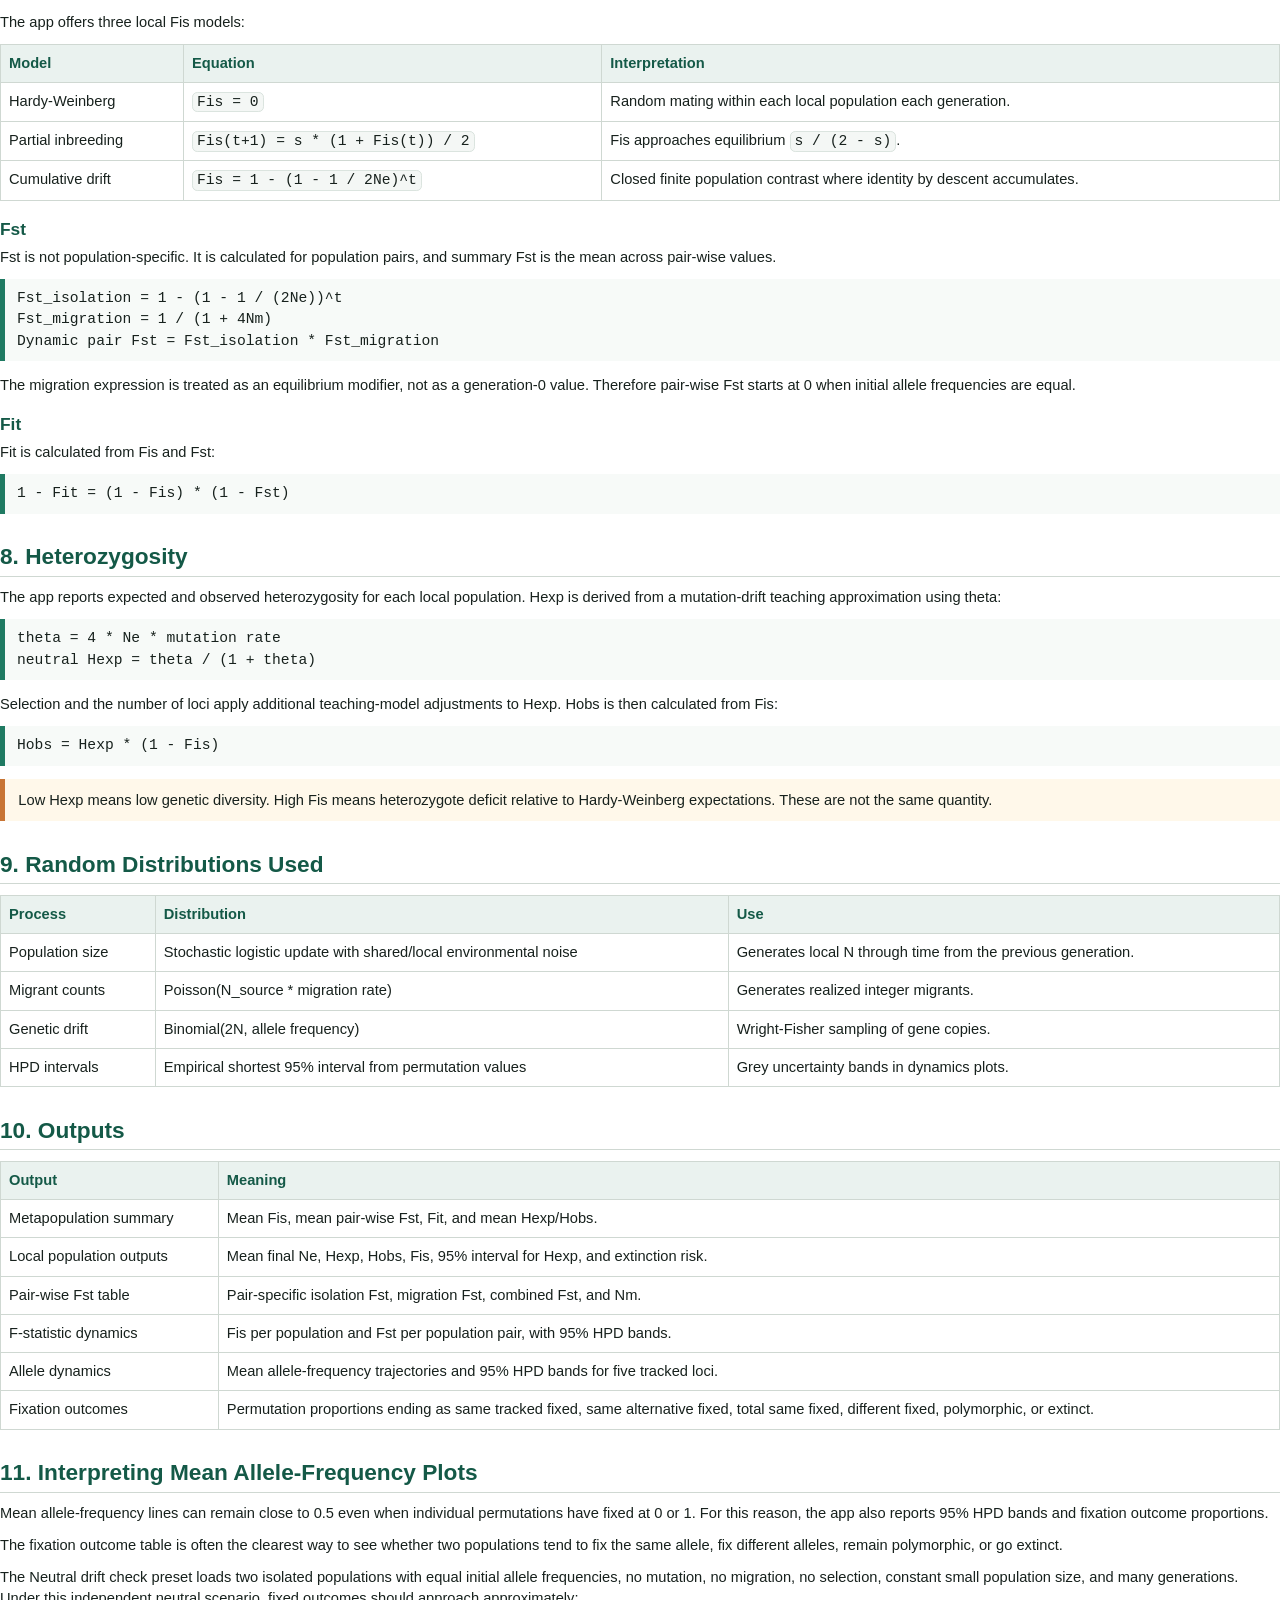
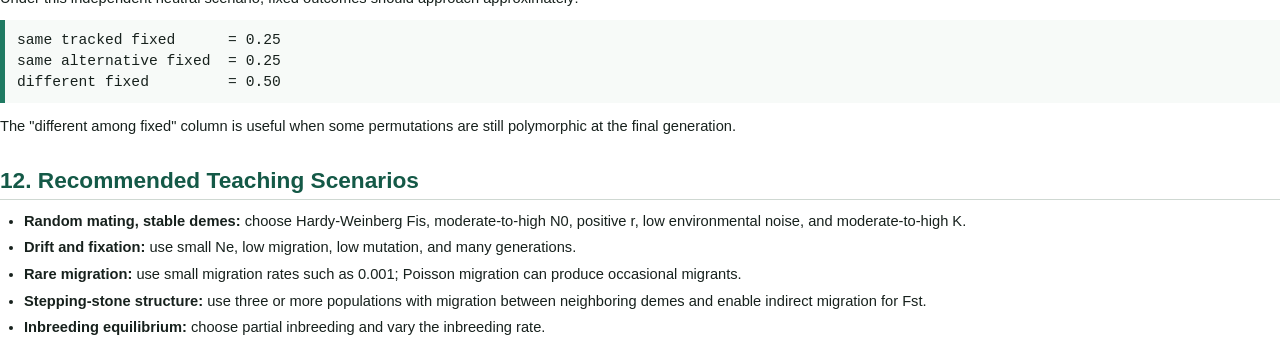
<file: POPGEN/user-manual.html>
<!doctype html>
<html lang="en">
<head>
  <meta charset="utf-8">
  <title>Population Differentiation Lab - User Manual</title>
  <style>
    @page {
      margin: 18mm;
    }

    body {
      color: #17211d;
      font-family: Arial, Helvetica, sans-serif;
      font-size: 11pt;
      line-height: 1.45;
      margin: 0;
    }

    h1,
    h2,
    h3 {
      color: #145947;
      line-height: 1.2;
    }

    h1 {
      font-size: 26pt;
      margin: 0 0 8pt;
    }

    h2 {
      border-bottom: 1px solid #cfd8d2;
      font-size: 17pt;
      margin: 22pt 0 8pt;
      padding-bottom: 4pt;
    }

    h3 {
      font-size: 13pt;
      margin: 14pt 0 5pt;
    }

    p {
      margin: 0 0 8pt;
    }

    ul,
    ol {
      margin: 0 0 9pt 18pt;
      padding: 0;
    }

    li {
      margin: 0 0 4pt;
    }

    table {
      border-collapse: collapse;
      margin: 8pt 0 12pt;
      width: 100%;
    }

    th,
    td {
      border: 1px solid #cfd8d2;
      padding: 6pt;
      text-align: left;
      vertical-align: top;
    }

    th {
      background: #eaf2ef;
      color: #145947;
    }

    code,
    .eq {
      background: #f4f7f5;
      border: 1px solid #dbe4df;
      border-radius: 4pt;
      font-family: "Courier New", Courier, monospace;
      padding: 1pt 3pt;
    }

    .equation {
      background: #f7faf8;
      border-left: 4pt solid #1f7a62;
      font-family: "Courier New", Courier, monospace;
      margin: 7pt 0 10pt;
      padding: 7pt 9pt;
      white-space: pre-wrap;
    }

    .cover {
      border-bottom: 4pt solid #1f7a62;
      margin-bottom: 18pt;
      padding-bottom: 18pt;
    }

    .subtitle {
      color: #4e6158;
      font-size: 13pt;
      margin-bottom: 14pt;
    }

    .note {
      background: #fff8ea;
      border-left: 4pt solid #c87434;
      margin: 8pt 0 12pt;
      padding: 8pt 10pt;
    }

    .page-break {
      break-before: page;
    }
  </style>
</head>
<body>
  <section class="cover">
    <h1>Population Differentiation Lab</h1>
    <p class="subtitle">User manual for teaching population ecology and genetics</p>
    <p>
      This manual describes how the web application works, how to enter parameters,
      how to interpret outputs, and which assumptions, equations, and random
      distributions are used by the model.
    </p>
  </section>

  <h2>1. Purpose</h2>
  <p>
    Population Differentiation Lab is a browser-based teaching tool for exploring
    how local population size, mutation, selection, migration, extinction, drift,
    and local mating assumptions affect genetic differentiation in a metapopulation.
  </p>
  <p>
    The app is designed for conceptual exploration. It is not intended to replace
    a full individual-based population-genetic simulator or a formal inference
    package.
  </p>

  <h2>2. Running The Program</h2>
  <ol>
    <li>Open <code>index.html</code> in a web browser.</li>
    <li>Enter model parameters in the input panels.</li>
    <li>Press <strong>Run model</strong>.</li>
    <li>Inspect summary values, tables, dynamics graphs, and fixation outcomes.</li>
    <li>Use <strong>Reset</strong> to return to default settings, or <strong>Load example</strong> to load a demonstration metapopulation.</li>
    <li>Use <strong>Neutral drift check</strong> to load an isolated neutral two-population diagnostic scenario.</li>
  </ol>

  <h2>3. Inputs</h2>
  <table>
    <thead>
      <tr>
        <th>Input</th>
        <th>Meaning</th>
      </tr>
    </thead>
    <tbody>
      <tr>
        <td>Local populations</td>
        <td>Number of local populations. The default is 2; more can be added.</td>
      </tr>
      <tr>
        <td>Number of loci</td>
        <td>Total loci represented in heterozygosity calculations. Allele dynamics are shown for five tracked loci.</td>
      </tr>
      <tr>
        <td>Isolation time, t</td>
        <td>Number of generations used for dynamic calculations.</td>
      </tr>
      <tr>
        <td>Mutation rate</td>
        <td>Symmetric mutation rate between the tracked allele and the alternative allele.</td>
      </tr>
      <tr>
        <td>Permutations</td>
        <td>Number of stochastic replicate simulations.</td>
      </tr>
      <tr>
        <td>Local mating model</td>
        <td>Controls how Fis is generated: Hardy-Weinberg, partial inbreeding, or cumulative drift.</td>
      </tr>
      <tr>
        <td>Inbreeding rate</td>
        <td>Used only in the partial inbreeding model.</td>
      </tr>
      <tr>
        <td>Environmental synchrony</td>
        <td>Correlation of environmental noise among populations. 0 means independent local shocks; 1 means fully shared environmental shocks.</td>
      </tr>
      <tr>
        <td>Selection coefficients</td>
        <td>For the five tracked loci. Positive s lowers tracked-allele fitness as w = 1 - s.</td>
      </tr>
      <tr>
        <td>Initial allele frequencies</td>
        <td>Starting frequency of one tracked allele at five loci in each local population.</td>
      </tr>
      <tr>
        <td>N0</td>
        <td>Initial population size at generation 0.</td>
      </tr>
      <tr>
        <td>Growth rate r</td>
        <td>Intrinsic growth rate in the stochastic logistic population-size model.</td>
      </tr>
      <tr>
        <td>Environmental noise SD</td>
        <td>Standard deviation of environmental noise added to the logistic growth exponent.</td>
      </tr>
      <tr>
        <td>K</td>
        <td>Upper limit for local population size.</td>
      </tr>
      <tr>
        <td>Migration matrix</td>
        <td>Directional migration rates. Rows are source populations and columns are destination populations.</td>
      </tr>
      <tr>
        <td>Stepping-stone indirect migration for Fst</td>
        <td>When checked, indirect migration paths are included in the migration modifier for pair-wise Fst.</td>
      </tr>
      <tr>
        <td>Founder-sample initial allele copies</td>
        <td>When checked, initial allele frequencies are converted to independent binomial allele-copy samples for each population and locus.</td>
      </tr>
      <tr>
        <td>Migration changes population size</td>
        <td>When checked, realized migrants also move individuals among populations and can rescue or recolonize demes.</td>
      </tr>
    </tbody>
  </table>

  <h2>4. Population-Size Model</h2>
  <p>
    Each permutation starts with local population size <code>N0</code>. For each later
    generation, population size follows a stochastic logistic update, rounded to
    an integer, and bounded between 0 and K.
  </p>
  <div class="equation">shared shock ~ Normal(0, 1)
local shock ~ Normal(0, 1)
environmental noise = SD * (sqrt(c) * shared shock + sqrt(1 - c) * local shock)
N(t+1) = N(t) * exp( r * (1 - N(t) / K) + environmental noise )
N(t+1) = round( clamp( N(t+1), 0, K ) )</div>
  <p>
    If <code>N_t &lt; 2</code>, that local population is considered extinct for the rest
    of that permutation unless demographic migration later recolonizes it.
  </p>
  <ul>
    <li>Extinct populations have allele frequency 0 in the plots.</li>
    <li>Extinct populations have Hexp = 0 and Hobs = 0.</li>
    <li>Extinct populations do not send migrants.</li>
    <li>Extinct populations are excluded from comparable pair-wise Fst dynamics.</li>
    <li>If demographic migration is enabled, incoming migrants can rescue or recolonize a deme once local N reaches at least 2.</li>
  </ul>

  <h2>5. Migration Model</h2>
  <p>
    Migration rates are directional. For example, the rate from population 1 to
    population 2 can differ from the rate from population 2 to population 1.
  </p>
  <p>
    Realized migrants are integer counts drawn from a Poisson distribution:
  </p>
  <div class="equation">expected migrants from i to j = N_i * m_ij
M_ij ~ Poisson(N_i * m_ij)</div>
  <p>
    This permits rare migration. For example, if <code>N = 100</code> and
    <code>m = 0.001</code>, then expected migrants per generation are 0.1, or about
    one migrant every ten generations on average.
  </p>

  <h3>Stepping-Stone Indirect Migration For Fst</h3>
  <p>
    If the stepping-stone option is enabled, pair-wise Fst can include indirect
    migration paths. Indirect path contributions are calculated as products of
    the direct rates along a path.
  </p>
  <div class="equation">m_13,indirect = m_12 * m_23</div>
  <p>
    Thus, if <code>m_12 = 0.1</code> and <code>m_23 = 0.1</code>, then the indirect
    contribution from population 1 to population 3 is <code>0.01</code>.
  </p>
  <div class="note">
    Allele movement is still simulated generation by generation using direct
    migration. Indirect gene flow appears through intermediate populations over
    time. The indirect-path option affects the Fst migration modifier.
  </div>

  <h2>6. Allele Dynamics</h2>
  <p>
    The app tracks one allele at five loci in each population. Let p be the
    frequency of the tracked allele.
  </p>

  <h3>Selection</h3>
  <p>
    The tracked allele has relative fitness <code>w = 1 - s</code>. The alternative
    allele has fitness 1. Positive <code>s</code> therefore selects against the
    tracked allele.
  </p>
  <div class="equation">w_tracked = max(0, 1 - s)
w_alternative = 1
mean fitness = p * w_tracked + (1 - p) * w_alternative
p_after_selection = (p * w_tracked) / mean fitness</div>

  <h3>Migration</h3>
  <p>
    After selection, destination populations receive realized integer migrants.
    The allele frequency after migration is a weighted average of resident and
    immigrant allele frequencies.
  </p>
  <div class="equation">p_after_migration =
((resident count * p_resident) + sum(migrants from source i * p_i)) / N_destination</div>

  <h3>Mutation</h3>
  <p>
    Mutation is symmetric between the tracked allele and alternative allele.
  </p>
  <div class="equation">p_after_mutation = p * (1 - mutation rate) + (1 - p) * mutation rate</div>

  <h3>Genetic Drift</h3>
  <p>
    If founder sampling is enabled, the initial allele frequency entered by the
    user is treated as an expected frequency. Initial allele copies are sampled
    independently for each population and locus.
  </p>
  <div class="equation">X0 ~ Binomial(2N0, p0)
p0,realized = X0 / (2N0)</div>
  <p>
    Genetic drift is modeled by Wright-Fisher binomial sampling of gene copies.
  </p>
  <div class="equation">X ~ Binomial(2N, p_after_mutation)
p_next = X / (2N)</div>
  <p>
    Because this final step is discrete, tracked alleles can become fixed at
    frequency 1 or extinct at frequency 0.
  </p>

  <h2>7. F-Statistics</h2>
  <h3>Fis</h3>
  <p>
    Fis is treated as a within-population quantity. It measures departure of
    observed heterozygosity from Hardy-Weinberg expectation.
  </p>
  <div class="equation">Fis = 1 - Hobs / Hexp</div>
  <p>The app offers three local Fis models:</p>
  <table>
    <thead>
      <tr>
        <th>Model</th>
        <th>Equation</th>
        <th>Interpretation</th>
      </tr>
    </thead>
    <tbody>
      <tr>
        <td>Hardy-Weinberg</td>
        <td><code>Fis = 0</code></td>
        <td>Random mating within each local population each generation.</td>
      </tr>
      <tr>
        <td>Partial inbreeding</td>
        <td><code>Fis(t+1) = s * (1 + Fis(t)) / 2</code></td>
        <td>Fis approaches equilibrium <code>s / (2 - s)</code>.</td>
      </tr>
      <tr>
        <td>Cumulative drift</td>
        <td><code>Fis = 1 - (1 - 1 / 2Ne)^t</code></td>
        <td>Closed finite population contrast where identity by descent accumulates.</td>
      </tr>
    </tbody>
  </table>

  <h3>Fst</h3>
  <p>
    Fst is not population-specific. It is calculated for population pairs, and
    summary Fst is the mean across pair-wise values.
  </p>
  <div class="equation">Fst_isolation = 1 - (1 - 1 / (2Ne))^t
Fst_migration = 1 / (1 + 4Nm)
Dynamic pair Fst = Fst_isolation * Fst_migration</div>
  <p>
    The migration expression is treated as an equilibrium modifier, not as a
    generation-0 value. Therefore pair-wise Fst starts at 0 when initial allele
    frequencies are equal.
  </p>

  <h3>Fit</h3>
  <p>Fit is calculated from Fis and Fst:</p>
  <div class="equation">1 - Fit = (1 - Fis) * (1 - Fst)</div>

  <h2>8. Heterozygosity</h2>
  <p>
    The app reports expected and observed heterozygosity for each local population.
    Hexp is derived from a mutation-drift teaching approximation using theta:
  </p>
  <div class="equation">theta = 4 * Ne * mutation rate
neutral Hexp = theta / (1 + theta)</div>
  <p>
    Selection and the number of loci apply additional teaching-model adjustments
    to Hexp. Hobs is then calculated from Fis:
  </p>
  <div class="equation">Hobs = Hexp * (1 - Fis)</div>
  <div class="note">
    Low Hexp means low genetic diversity. High Fis means heterozygote deficit
    relative to Hardy-Weinberg expectations. These are not the same quantity.
  </div>

  <h2>9. Random Distributions Used</h2>
  <table>
    <thead>
      <tr>
        <th>Process</th>
        <th>Distribution</th>
        <th>Use</th>
      </tr>
    </thead>
    <tbody>
      <tr>
        <td>Population size</td>
        <td>Stochastic logistic update with shared/local environmental noise</td>
        <td>Generates local N through time from the previous generation.</td>
      </tr>
      <tr>
        <td>Migrant counts</td>
        <td>Poisson(N_source * migration rate)</td>
        <td>Generates realized integer migrants.</td>
      </tr>
      <tr>
        <td>Genetic drift</td>
        <td>Binomial(2N, allele frequency)</td>
        <td>Wright-Fisher sampling of gene copies.</td>
      </tr>
      <tr>
        <td>HPD intervals</td>
        <td>Empirical shortest 95% interval from permutation values</td>
        <td>Grey uncertainty bands in dynamics plots.</td>
      </tr>
    </tbody>
  </table>

  <h2>10. Outputs</h2>
  <table>
    <thead>
      <tr>
        <th>Output</th>
        <th>Meaning</th>
      </tr>
    </thead>
    <tbody>
      <tr>
        <td>Metapopulation summary</td>
        <td>Mean Fis, mean pair-wise Fst, Fit, and mean Hexp/Hobs.</td>
      </tr>
      <tr>
        <td>Local population outputs</td>
        <td>Mean final Ne, Hexp, Hobs, Fis, 95% interval for Hexp, and extinction risk.</td>
      </tr>
      <tr>
        <td>Pair-wise Fst table</td>
        <td>Pair-specific isolation Fst, migration Fst, combined Fst, and Nm.</td>
      </tr>
      <tr>
        <td>F-statistic dynamics</td>
        <td>Fis per population and Fst per population pair, with 95% HPD bands.</td>
      </tr>
      <tr>
        <td>Allele dynamics</td>
        <td>Mean allele-frequency trajectories and 95% HPD bands for five tracked loci.</td>
      </tr>
      <tr>
        <td>Fixation outcomes</td>
        <td>Permutation proportions ending as same tracked fixed, same alternative fixed, total same fixed, different fixed, polymorphic, or extinct.</td>
      </tr>
    </tbody>
  </table>

  <h2>11. Interpreting Mean Allele-Frequency Plots</h2>
  <p>
    Mean allele-frequency lines can remain close to 0.5 even when individual
    permutations have fixed at 0 or 1. For this reason, the app also reports
    95% HPD bands and fixation outcome proportions.
  </p>
  <p>
    The fixation outcome table is often the clearest way to see whether two
    populations tend to fix the same allele, fix different alleles, remain
    polymorphic, or go extinct.
  </p>
  <p>
    The Neutral drift check preset loads two isolated populations with equal
    initial allele frequencies, no mutation, no migration, no selection, constant
    small population size, and many generations. Under this independent neutral
    scenario, fixed outcomes should approach approximately:
  </p>
  <div class="equation">same tracked fixed      = 0.25
same alternative fixed  = 0.25
different fixed         = 0.50</div>
  <p>
    The "different among fixed" column is useful when some permutations are still
    polymorphic at the final generation.
  </p>

  <h2>12. Recommended Teaching Scenarios</h2>
  <ul>
    <li><strong>Random mating, stable demes:</strong> choose Hardy-Weinberg Fis, moderate-to-high N0, positive r, low environmental noise, and moderate-to-high K.</li>
    <li><strong>Drift and fixation:</strong> use small Ne, low migration, low mutation, and many generations.</li>
    <li><strong>Rare migration:</strong> use small migration rates such as 0.001; Poisson migration can produce occasional migrants.</li>
    <li><strong>Stepping-stone structure:</strong> use three or more populations with migration between neighboring demes and enable indirect migration for Fst.</li>
    <li><strong>Inbreeding equilibrium:</strong> choose partial inbreeding and vary the inbreeding rate.</li>
  </ul>
</body>
</html>
</file>
<file: ECOSYSTEM/styles.css>
:root {
  color-scheme: light;
  --ink: #182018;
  --muted: #586258;
  --line: #d7dfd4;
  --paper: #f6f7f2;
  --panel: #ffffff;
  --producer: #2f8f4e;
  --primary: #b98619;
  --higher: #8e3d55;
  --decomposer: #596e35;
  --positive: #239b56;
  --negative: #c84635;
  --neutral: #7c8791;
  --accent: #246a73;
  font-family: Inter, ui-sans-serif, system-ui, -apple-system, BlinkMacSystemFont, "Segoe UI", sans-serif;
}

* { box-sizing: border-box; }

body {
  margin: 0;
  color: var(--ink);
  background:
    radial-gradient(circle at 20% 0%, rgba(47, 143, 78, 0.14), transparent 32rem),
    linear-gradient(135deg, #f6f7f2 0%, #eef4ee 45%, #f7f1e5 100%);
  min-height: 100vh;
}

.app-header {
  min-height: 42vh;
  padding: 54px clamp(20px, 5vw, 72px) 28px;
  display: flex;
  align-items: flex-end;
  justify-content: space-between;
  gap: 28px;
  background:
    linear-gradient(rgba(12, 31, 20, 0.56), rgba(12, 31, 20, 0.68)),
    url("https://images.unsplash.com/photo-1441974231531-c6227db76b6e?auto=format&fit=crop&w=1800&q=80") center 42% / cover;
  color: white;
}

.eyebrow {
  margin: 0 0 10px;
  text-transform: uppercase;
  letter-spacing: 0.14em;
  font-size: 0.78rem;
  color: #d8f0c8;
}

h1 {
  margin: 0;
  font-size: clamp(2.4rem, 6vw, 5.4rem);
  line-height: 0.96;
  letter-spacing: 0;
  max-width: 900px;
}

.lede {
  max-width: 760px;
  margin: 18px 0 0;
  color: #edf7eb;
  font-size: clamp(1rem, 2vw, 1.25rem);
}

.header-actions {
  display: flex;
  flex-wrap: wrap;
  gap: 12px;
  justify-content: flex-end;
}

button, .file-button {
  border: 1px solid rgba(255, 255, 255, 0.55);
  background: rgba(255, 255, 255, 0.94);
  color: #14331e;
  border-radius: 8px;
  padding: 11px 15px;
  font: inherit;
  font-weight: 700;
  cursor: pointer;
  min-height: 44px;
}

button:hover, .file-button:hover { background: #f1faed; }
.file-button input { display: none; }

main {
  padding: 22px clamp(16px, 4vw, 54px) 54px;
}

.control-band {
  display: flex;
  justify-content: space-between;
  gap: 16px;
  align-items: center;
  margin-bottom: 18px;
}

.paste-import {
  background: rgba(255, 255, 255, 0.86);
  border: 1px solid var(--line);
  border-radius: 8px;
  padding: 14px;
  margin-bottom: 18px;
  display: grid;
  grid-template-columns: minmax(180px, 0.45fr) minmax(260px, 1fr);
  gap: 14px;
  align-items: start;
}

.paste-import[hidden] {
  display: none;
}

.paste-import h2 {
  margin: 0 0 6px;
  font-size: 1rem;
}

.paste-import p {
  margin: 0;
  color: var(--muted);
}

.paste-import textarea {
  width: 100%;
  min-height: 132px;
  resize: vertical;
  border: 1px solid var(--line);
  border-radius: 8px;
  padding: 10px 12px;
  font: inherit;
}

.paste-import-actions {
  grid-column: 2;
  display: flex;
  gap: 10px;
  flex-wrap: wrap;
}

.status-panel, .legend, .network-toolbar {
  background: rgba(255, 255, 255, 0.8);
  border: 1px solid var(--line);
  border-radius: 8px;
  padding: 12px 14px;
}

.status-panel {
  display: flex;
  align-items: center;
  gap: 10px;
  flex: 1;
}

.status-panel p { margin: 0; color: var(--muted); }
.status-copy {
  flex: 1;
  min-width: 220px;
}
#statusDot {
  width: 11px;
  height: 11px;
  border-radius: 50%;
  background: var(--neutral);
  box-shadow: 0 0 0 4px rgba(124, 135, 145, 0.14);
}
#statusDot.busy { background: var(--primary); box-shadow: 0 0 0 4px rgba(185, 134, 25, 0.18); }
#statusDot.good { background: var(--positive); box-shadow: 0 0 0 4px rgba(35, 155, 86, 0.18); }

.progress-wrap {
  display: grid;
  grid-template-columns: minmax(120px, 1fr) auto;
  gap: 10px;
  align-items: center;
  margin-top: 8px;
}

.progress-track {
  height: 9px;
  border-radius: 999px;
  background: #e1e7dd;
  overflow: hidden;
}

.progress-track span {
  display: block;
  width: 0;
  height: 100%;
  background: linear-gradient(90deg, var(--accent), var(--positive));
  transition: width 180ms ease;
}

.progress-wrap small {
  color: var(--muted);
  white-space: nowrap;
}

.legend {
  display: flex;
  flex-wrap: wrap;
  gap: 12px;
  color: var(--muted);
  font-size: 0.92rem;
}

.legend i {
  display: inline-block;
  width: 22px;
  height: 4px;
  margin-right: 6px;
  vertical-align: middle;
}
.legend .positive { background: var(--positive); }
.legend .negative { background: var(--negative); }
.legend .neutral { background: var(--neutral); }

.tabs {
  display: flex;
  gap: 8px;
  flex-wrap: wrap;
  margin: 16px 0 20px;
}

.tab {
  background: #fff;
  color: var(--muted);
  border-color: var(--line);
}
.tab.active {
  background: var(--accent);
  color: white;
  border-color: var(--accent);
}

.view { display: none; }
.view.active { display: block; }

.role-grid, .module-grid {
  display: grid;
  grid-template-columns: repeat(auto-fit, minmax(260px, 1fr));
  gap: 16px;
}

.role-card, .module-card, .source-card {
  background: rgba(255, 255, 255, 0.9);
  border: 1px solid var(--line);
  border-radius: 8px;
  overflow: hidden;
}

.role-card header, .module-card header {
  padding: 14px 16px;
  color: white;
}

.role-card header p, .module-card header p {
  margin: 4px 0 0;
  opacity: 0.88;
  font-size: 0.9rem;
}

.role-card h2, .module-card h2 {
  margin: 0;
  font-size: 1.14rem;
}

.species-list {
  display: grid;
  gap: 9px;
  padding: 13px;
}

.species-pill {
  border: 1px solid var(--line);
  background: var(--panel);
  border-radius: 8px;
  padding: 10px 11px;
  display: grid;
  grid-template-columns: 34px 1fr;
  gap: 10px;
  align-items: center;
}

.species-pill strong {
  display: block;
  font-size: 0.98rem;
}

.species-pill small {
  display: block;
  color: var(--muted);
  margin-top: 3px;
  line-height: 1.35;
}

.species-label {
  display: inline-flex;
  align-items: center;
  gap: 7px;
  min-width: 0;
}

.species-icon,
.node-icon {
  width: 30px;
  height: 30px;
  border-radius: 50%;
  display: inline-flex;
  align-items: center;
  justify-content: center;
  color: #1f3528;
  background: #e8f1e4;
  flex: 0 0 auto;
}

.species-icon svg,
.node-icon svg {
  width: 22px;
  height: 22px;
  fill: currentColor;
  stroke: currentColor;
  overflow: visible;
}

.node-icon {
  width: 26px;
  height: 26px;
  background: rgba(255, 255, 255, 0.88);
  color: #172016;
}

.icon-frog { background: #dff0d1; color: #315f2c; }
.icon-butterfly { background: #f4dfef; color: #8b3c78; }
.icon-worm { background: #eadfd8; color: #724c37; }
.icon-snail { background: #efe7d2; color: #6f6130; }
.icon-insect { background: #e5e8cf; color: #4d5d22; }
.icon-crab { background: #f5ddd6; color: #9a3f31; }
.icon-bird { background: #dfeaf4; color: #285a75; }
.icon-mouse { background: #e8e4df; color: #5f554f; }
.icon-plant { background: #dcefdc; color: #2e7d45; }
.icon-soil { background: #e4dfce; color: #65572e; }
.icon-generic { background: #e5e9ec; color: #53616a; }

.empty-state {
  margin: 0;
  padding: 18px;
  color: var(--muted);
}

.network-toolbar {
  display: flex;
  gap: 18px;
  align-items: center;
  flex-wrap: wrap;
  margin-bottom: 12px;
}

.network-canvas {
  min-height: 520px;
  background: rgba(255, 255, 255, 0.88);
  border: 1px solid var(--line);
  border-radius: 8px;
  overflow: auto;
}

.network-canvas svg {
  width: max(100%, var(--network-width, 950px));
  height: var(--network-height, 665px);
  display: block;
}

.node text {
  font-size: 12px;
  paint-order: stroke;
  stroke: white;
  stroke-width: 4px;
  fill: var(--ink);
}

.matrix-wrap {
  overflow: auto;
  background: rgba(255, 255, 255, 0.9);
  border: 1px solid var(--line);
  border-radius: 8px;
  margin-bottom: 22px;
}

.matrix-wrap.compact {
  background: rgba(255, 255, 255, 0.96);
}

.matrix-title {
  margin: 18px 0 10px;
  font-size: 1.15rem;
  color: var(--ink);
}

table {
  border-collapse: collapse;
  min-width: 900px;
  width: 100%;
  font-size: 0.86rem;
}

th, td {
  border: 1px solid var(--line);
  padding: 8px;
  text-align: center;
  vertical-align: top;
}

th {
  position: sticky;
  top: 0;
  background: #eef4ee;
  z-index: 1;
}

td:first-child, th:first-child {
  position: sticky;
  left: 0;
  background: #f8faf6;
  text-align: left;
  min-width: 170px;
}

th .species-label,
td:first-child .species-label {
  justify-content: flex-start;
  text-align: left;
}

th .species-icon,
td:first-child .species-icon {
  width: 24px;
  height: 24px;
}

th .species-icon svg,
td:first-child .species-icon svg {
  width: 18px;
  height: 18px;
}

.big-symbol {
  display: inline-flex;
  align-items: center;
  justify-content: center;
  min-width: 42px;
  font-size: 1.45rem;
  line-height: 1;
  font-weight: 900;
  letter-spacing: 0;
  font-family: Arial, Helvetica, sans-serif;
  font-variant-numeric: lining-nums tabular-nums;
}

.compact .big-symbol {
  font-size: 1.65rem;
  padding: 4px 0;
}

.positive-symbol { color: var(--positive); }
.negative-symbol { color: var(--negative); }
.mixed-symbol { color: #9b6221; }
.neutral-symbol { color: var(--neutral); }
.self-cell { color: var(--muted); font-size: 0.78rem; }
.zero-char {
  display: inline-block;
  transform: scale(1.12);
  transform-origin: center;
  margin: 0 1px;
}

.source-list {
  display: grid;
  gap: 12px;
}

.source-card {
  padding: 14px 16px;
}

.source-card h3 { margin: 0 0 8px; }
.source-card p { color: var(--muted); line-height: 1.5; }
.source-card a { color: var(--accent); font-weight: 700; }

.edit-grid {
  display: grid;
  grid-template-columns: repeat(auto-fit, minmax(320px, 1fr));
  gap: 16px;
}

.edit-panel {
  background: rgba(255, 255, 255, 0.92);
  border: 1px solid var(--line);
  border-radius: 8px;
  padding: 16px;
}

.edit-panel h2 {
  margin: 0 0 14px;
  font-size: 1.14rem;
}

.edit-panel h3 {
  margin: 12px 0 8px;
  font-size: 1rem;
}

.edit-panel label {
  display: grid;
  gap: 6px;
  margin-bottom: 12px;
  color: var(--muted);
  font-weight: 700;
}

.edit-panel input[type="text"],
.edit-panel select,
.edit-panel textarea {
  width: 100%;
  border: 1px solid var(--line);
  border-radius: 8px;
  padding: 10px 11px;
  font: inherit;
  color: var(--ink);
  background: white;
}

.edit-panel textarea {
  resize: vertical;
}

.checkbox-grid {
  display: grid;
  grid-template-columns: repeat(auto-fit, minmax(150px, 1fr));
  gap: 8px;
  margin-bottom: 12px;
}

.checkbox-grid label {
  display: flex;
  align-items: center;
  gap: 7px;
  margin: 0;
  font-weight: 600;
}

.two-cols {
  display: grid;
  grid-template-columns: repeat(2, minmax(0, 1fr));
  gap: 12px;
}

.edit-actions {
  display: flex;
  gap: 10px;
  flex-wrap: wrap;
}

.edit-actions button,
.edit-summary button {
  border-color: var(--line);
  background: #f8faf6;
}

.edit-summary {
  margin-top: 16px;
}

.edit-summary ul {
  margin: 0 0 12px;
  padding-left: 20px;
  color: var(--muted);
  line-height: 1.45;
}

@media (max-width: 820px) {
  .app-header {
    min-height: 54vh;
    align-items: flex-start;
    flex-direction: column;
    justify-content: flex-end;
  }
  .header-actions { justify-content: flex-start; }
  .control-band { flex-direction: column; align-items: stretch; }
  .network-canvas, .network-canvas svg { min-height: 520px; height: 520px; }
  .two-cols { grid-template-columns: 1fr; }
}
</file>
<file: POPGEN/styles.css>
:root {
  color-scheme: light;
  --bg: #f4f6f2;
  --ink: #17211d;
  --muted: #65716c;
  --panel: #ffffff;
  --line: #d9e0da;
  --accent: #1f7a62;
  --accent-dark: #145947;
  --warm: #c87434;
  --soft: #eaf2ef;
  --danger: #b23b3b;
  --shadow: 0 18px 45px rgba(29, 45, 38, 0.1);
}

* {
  box-sizing: border-box;
}

body {
  margin: 0;
  min-height: 100vh;
  background:
    linear-gradient(180deg, rgba(31, 122, 98, 0.09), rgba(244, 246, 242, 0) 380px),
    var(--bg);
  color: var(--ink);
  font-family: Inter, ui-sans-serif, system-ui, -apple-system, BlinkMacSystemFont, "Segoe UI", sans-serif;
}

button,
input,
select {
  font: inherit;
}

button {
  border: 0;
  cursor: pointer;
}

.app-shell {
  width: min(1360px, calc(100% - 32px));
  margin: 0 auto;
  padding: 32px 0 48px;
}

.workspace {
  display: grid;
  gap: 18px;
}

.topbar {
  display: flex;
  align-items: end;
  justify-content: space-between;
  gap: 16px;
  padding: 8px 2px 6px;
}

.topbar-actions {
  display: flex;
  flex-wrap: wrap;
  gap: 10px;
  justify-content: flex-end;
}

.copyright-line {
  margin: 10px 0 0;
  color: var(--muted);
  font-size: 0.9rem;
  font-weight: 650;
}

.metapop-hero {
  position: relative;
  display: grid;
  grid-template-columns: minmax(420px, 1fr) minmax(280px, 0.58fr);
  gap: 22px;
  align-items: center;
  min-height: 220px;
  overflow: hidden;
  padding: 22px;
  border: 1px solid rgba(31, 122, 98, 0.2);
  border-radius: 8px;
  background:
    linear-gradient(135deg, rgba(255, 255, 255, 0.96), rgba(234, 242, 239, 0.86)),
    radial-gradient(circle at 18% 78%, rgba(200, 116, 52, 0.18), transparent 26%),
    radial-gradient(circle at 80% 24%, rgba(31, 122, 98, 0.18), transparent 28%);
  box-shadow: var(--shadow);
}

.landscape {
  position: relative;
  min-height: 176px;
}

.hero-copy h2 {
  max-width: 520px;
  margin-bottom: 0;
  font-size: clamp(1.35rem, 2.5vw, 2.15rem);
  line-height: 1.08;
}

.habitat,
.migrant,
.allele,
.migration-line {
  position: absolute;
  display: block;
}

.habitat {
  width: 112px;
  height: 72px;
  border: 1px solid rgba(20, 89, 71, 0.22);
  border-radius: 50%;
  background:
    radial-gradient(circle at 35% 35%, rgba(255, 255, 255, 0.72), transparent 22%),
    linear-gradient(135deg, rgba(31, 122, 98, 0.23), rgba(200, 116, 52, 0.18));
  box-shadow: inset 0 -10px 22px rgba(20, 89, 71, 0.11), 0 12px 26px rgba(29, 45, 38, 0.1);
  animation: habitatPulse 7.5s ease-in-out infinite;
}

.habitat::before,
.habitat::after {
  content: "";
  position: absolute;
  border-radius: 50%;
  background: rgba(31, 122, 98, 0.72);
}

.habitat::before {
  width: 16px;
  height: 16px;
  left: 28px;
  top: 22px;
}

.habitat::after {
  width: 11px;
  height: 11px;
  right: 28px;
  bottom: 18px;
  background: rgba(200, 116, 52, 0.82);
}

.habitat-a {
  left: 4%;
  top: 18px;
}

.habitat-b {
  left: 34%;
  top: 86px;
  animation-delay: -1.6s;
}

.habitat-c {
  left: 58%;
  top: 18px;
  animation-delay: -3.2s;
}

.habitat-d {
  left: 78%;
  top: 94px;
  animation-delay: -4.8s;
}

.migration-line {
  height: 2px;
  transform-origin: left center;
  background: linear-gradient(90deg, rgba(20, 89, 71, 0), rgba(20, 89, 71, 0.42), rgba(20, 89, 71, 0));
}

.line-ab {
  left: 14%;
  top: 78px;
  width: 210px;
  transform: rotate(20deg);
}

.line-bc {
  left: 44%;
  top: 95px;
  width: 180px;
  transform: rotate(-26deg);
}

.line-cd {
  left: 68%;
  top: 80px;
  width: 150px;
  transform: rotate(25deg);
}

.line-ac {
  left: 16%;
  top: 52px;
  width: 360px;
  transform: rotate(-2deg);
  opacity: 0.46;
}

.migrant {
  width: 10px;
  height: 10px;
  border-radius: 50%;
  background: var(--accent-dark);
  box-shadow: 0 0 0 4px rgba(31, 122, 98, 0.14);
  offset-rotate: 0deg;
}

.migrant-1 {
  offset-path: path("M 84 60 C 170 84, 210 124, 306 126");
  animation: migrate 5.2s linear infinite;
}

.migrant-2 {
  background: var(--warm);
  offset-path: path("M 296 126 C 366 92, 420 42, 510 54");
  animation: migrate 6.1s linear infinite -1.8s;
}

.migrant-3 {
  offset-path: path("M 510 58 C 590 76, 632 118, 704 132");
  animation: migrate 5.8s linear infinite -3.1s;
}

.allele {
  width: 42px;
  height: 8px;
  border-radius: 999px;
  background: linear-gradient(90deg, var(--accent), var(--warm));
  opacity: 0.84;
  animation: alleleShift 4.6s ease-in-out infinite;
}

.allele-1 {
  left: 9%;
  top: 122px;
}

.allele-2 {
  left: 39%;
  top: 50px;
  animation-delay: -1.2s;
}

.allele-3 {
  left: 63%;
  top: 124px;
  animation-delay: -2.4s;
}

.allele-4 {
  left: 84%;
  top: 48px;
  animation-delay: -3.2s;
}

@keyframes habitatPulse {
  0%,
  100% {
    transform: scale(1);
  }
  50% {
    transform: scale(1.055);
  }
}

@keyframes migrate {
  from {
    offset-distance: 0%;
    opacity: 0;
  }
  12%,
  88% {
    opacity: 1;
  }
  to {
    offset-distance: 100%;
    opacity: 0;
  }
}

@keyframes alleleShift {
  0%,
  100% {
    transform: translateX(0) scaleX(0.8);
    opacity: 0.58;
  }
  50% {
    transform: translateX(18px) scaleX(1.22);
    opacity: 0.95;
  }
}

.eyebrow {
  margin: 0 0 5px;
  color: var(--accent-dark);
  font-size: 0.78rem;
  font-weight: 800;
  letter-spacing: 0.08em;
  text-transform: uppercase;
}

h1,
h2,
h3,
p {
  margin-top: 0;
}

h1 {
  margin-bottom: 0;
  font-size: clamp(2rem, 4vw, 4.2rem);
  line-height: 0.98;
}

h2 {
  margin-bottom: 6px;
  font-size: 1.15rem;
}

h3 {
  margin-bottom: 4px;
  font-size: 0.98rem;
}

.section-head {
  display: flex;
  align-items: center;
  justify-content: space-between;
  gap: 18px;
  margin-bottom: 18px;
}

.section-head.compact {
  margin-bottom: 10px;
}

.section-head p,
.loci-panel p,
.formula-list p {
  color: var(--muted);
  margin-bottom: 0;
}

.panel {
  background: rgba(255, 255, 255, 0.94);
  border: 1px solid var(--line);
  border-radius: 8px;
  box-shadow: var(--shadow);
}

.controls-panel,
.output-panel,
.metric-panel,
.formula-panel {
  padding: 22px;
}

.primary-btn,
.secondary-btn {
  min-height: 42px;
  border-radius: 7px;
  padding: 0 16px;
  font-weight: 750;
  white-space: nowrap;
}

.primary-btn {
  background: var(--accent);
  color: white;
}

.primary-btn:hover {
  background: var(--accent-dark);
}

.secondary-btn {
  background: var(--soft);
  color: var(--accent-dark);
}

.secondary-btn:hover {
  background: #dcebe6;
}

.large {
  min-width: 140px;
}

.input-grid {
  display: grid;
  gap: 14px;
}

.model-grid {
  grid-template-columns: repeat(5, minmax(140px, 1fr));
}

label {
  display: grid;
  gap: 7px;
  color: #31413b;
  font-size: 0.85rem;
  font-weight: 750;
}

.checkbox-label {
  align-content: end;
  grid-template-columns: 18px 1fr;
  min-height: 40px;
}

.checkbox-label input {
  min-height: 18px;
  min-width: 18px;
  width: 18px;
  margin: 0;
}

input,
select {
  width: 100%;
  min-height: 40px;
  border: 1px solid #ccd6cf;
  border-radius: 6px;
  background: #fbfdfc;
  color: var(--ink);
  padding: 8px 10px;
}

input:focus,
select:focus {
  border-color: var(--accent);
  box-shadow: 0 0 0 3px rgba(31, 122, 98, 0.16);
  outline: none;
}

.loci-panel {
  display: grid;
  grid-template-columns: minmax(220px, 0.7fr) 1.3fr;
  gap: 18px;
  align-items: end;
  margin: 18px 0;
  padding: 16px;
  background: #f8faf8;
  border: 1px solid var(--line);
  border-radius: 8px;
}

.matrix-panel {
  margin-top: 18px;
  padding: 16px;
  background: #f8faf8;
  border: 1px solid var(--line);
  border-radius: 8px;
}

.selection-grid {
  display: grid;
  grid-template-columns: repeat(5, minmax(86px, 1fr));
  gap: 10px;
}

.table-wrap {
  width: 100%;
  overflow-x: auto;
}

table {
  width: 100%;
  border-collapse: collapse;
}

th,
td {
  border-bottom: 1px solid var(--line);
  padding: 11px 10px;
  text-align: left;
  vertical-align: middle;
}

th {
  color: #4b5c55;
  font-size: 0.76rem;
  letter-spacing: 0.06em;
  text-transform: uppercase;
}

td {
  color: #21302a;
}

td input {
  min-width: 104px;
}

.migration-table th:first-child {
  min-width: 170px;
}

.migration-table th:not(:first-child),
.migration-table td {
  min-width: 118px;
  text-align: center;
}

.matrix-input {
  min-width: 92px;
  text-align: center;
}

.matrix-self {
  color: var(--muted);
  font-weight: 800;
  background: #eef3f0;
}

.remove-btn {
  width: 34px;
  min-width: 34px;
  height: 34px;
  border-radius: 6px;
  background: #fff0f0;
  color: var(--danger);
  font-weight: 900;
}

.remove-btn:disabled {
  cursor: not-allowed;
  opacity: 0.4;
}

.action-row {
  display: flex;
  align-items: center;
  gap: 12px;
  margin-top: 18px;
}

.status-text {
  margin: 0;
  color: var(--muted);
  font-weight: 650;
}

.progress-wrap {
  display: grid;
  flex: 1;
  gap: 6px;
  min-width: 240px;
}

.progress-track {
  width: 100%;
  height: 8px;
  overflow: hidden;
  background: #e4ece8;
  border-radius: 999px;
}

.progress-bar {
  width: 0%;
  height: 100%;
  background: var(--accent);
  border-radius: inherit;
  transition: width 120ms linear;
}

.results-grid {
  display: grid;
  grid-template-columns: 1.2fr 0.8fr;
  gap: 18px;
}

.metric-grid {
  display: grid;
  grid-template-columns: repeat(4, minmax(120px, 1fr));
  gap: 12px;
}

.metric-card {
  min-height: 96px;
  border: 1px solid var(--line);
  border-radius: 8px;
  background: linear-gradient(180deg, #fbfdfc, #f4f8f6);
  padding: 14px;
}

.metric-card span {
  display: block;
  color: var(--muted);
  font-size: 0.75rem;
  font-weight: 800;
  letter-spacing: 0.06em;
  text-transform: uppercase;
}

.metric-card strong {
  display: block;
  margin-top: 8px;
  color: var(--ink);
  font-size: 1.55rem;
  line-height: 1;
}

.metric-card small {
  display: block;
  margin-top: 8px;
  color: var(--muted);
}

.formula-list {
  display: grid;
  gap: 8px;
}

.chart-grid {
  display: grid;
  grid-template-columns: repeat(2, minmax(280px, 1fr));
  gap: 16px;
}

.chart-card {
  border: 1px solid var(--line);
  border-radius: 8px;
  background: #fbfdfc;
  padding: 14px;
}

.chart-details {
  margin-top: 18px;
  border-top: 1px solid var(--line);
  padding-top: 14px;
}

.chart-details summary {
  cursor: pointer;
  color: var(--ink);
  font-weight: 800;
}

.details-note {
  margin-top: 8px;
  color: var(--muted);
}

.chart-details .chart-grid {
  margin-top: 14px;
}

.chart-title {
  display: flex;
  align-items: baseline;
  justify-content: space-between;
  gap: 12px;
  margin-bottom: 10px;
}

.chart-title h3 {
  margin-bottom: 0;
}

.chart-title p {
  margin-bottom: 0;
  color: var(--muted);
  font-size: 0.82rem;
  font-weight: 650;
}

canvas {
  display: block;
  width: 100%;
  height: auto;
  border: 1px solid #e4e9e5;
  border-radius: 6px;
  background: #ffffff;
}

.app-footer {
  padding: 8px 2px 0;
  color: var(--muted);
  font-size: 0.9rem;
  font-weight: 650;
  text-align: right;
}

.app-footer p {
  margin-bottom: 0;
}

.empty-state {
  color: var(--muted);
  text-align: center;
}

@media (max-width: 980px) {
  .topbar,
  .metapop-hero {
    grid-template-columns: 1fr;
  }

  .topbar {
    align-items: start;
  }

  .metapop-hero {
    min-height: 0;
  }

  .model-grid,
  .results-grid,
  .loci-panel,
  .chart-grid {
    grid-template-columns: 1fr;
  }

  .landscape {
    min-height: 190px;
  }

  .selection-grid,
  .metric-grid {
    grid-template-columns: repeat(2, minmax(120px, 1fr));
  }
}

@media (max-width: 640px) {
  .metapop-hero {
    padding: 16px;
  }

  .landscape {
    min-height: 150px;
    transform: scale(0.82);
    transform-origin: left center;
    width: 122%;
  }

  .hero-copy h2 {
    font-size: 1.25rem;
  }

  .app-shell {
    width: min(100% - 20px, 1360px);
    padding-top: 18px;
  }

  .topbar,
  .section-head,
  .action-row {
    align-items: stretch;
    flex-direction: column;
  }

  .topbar-actions {
    justify-content: stretch;
  }

  h1 {
    font-size: 2.25rem;
  }

  .controls-panel,
  .output-panel,
  .metric-panel,
  .formula-panel {
    padding: 16px;
  }

  .selection-grid,
  .metric-grid {
    grid-template-columns: 1fr;
  }
}
</file>
<file: ECOSYSTEM/EcosystemGuildBuilder_Portable/styles.css>
:root {
  color-scheme: light;
  --ink: #182018;
  --muted: #586258;
  --line: #d7dfd4;
  --paper: #f6f7f2;
  --panel: #ffffff;
  --producer: #2f8f4e;
  --primary: #b98619;
  --higher: #8e3d55;
  --decomposer: #596e35;
  --positive: #239b56;
  --negative: #c84635;
  --neutral: #7c8791;
  --accent: #246a73;
  font-family: Inter, ui-sans-serif, system-ui, -apple-system, BlinkMacSystemFont, "Segoe UI", sans-serif;
}

* { box-sizing: border-box; }

body {
  margin: 0;
  color: var(--ink);
  background:
    radial-gradient(circle at 20% 0%, rgba(47, 143, 78, 0.14), transparent 32rem),
    linear-gradient(135deg, #f6f7f2 0%, #eef4ee 45%, #f7f1e5 100%);
  min-height: 100vh;
}

.app-header {
  min-height: 42vh;
  padding: 54px clamp(20px, 5vw, 72px) 28px;
  display: flex;
  align-items: flex-end;
  justify-content: space-between;
  gap: 28px;
  background:
    linear-gradient(rgba(12, 31, 20, 0.56), rgba(12, 31, 20, 0.68)),
    url("https://images.unsplash.com/photo-1441974231531-c6227db76b6e?auto=format&fit=crop&w=1800&q=80") center 42% / cover;
  color: white;
}

.eyebrow {
  margin: 0 0 10px;
  text-transform: uppercase;
  letter-spacing: 0.14em;
  font-size: 0.78rem;
  color: #d8f0c8;
}

h1 {
  margin: 0;
  font-size: clamp(2.4rem, 6vw, 5.4rem);
  line-height: 0.96;
  letter-spacing: 0;
  max-width: 900px;
}

.lede {
  max-width: 760px;
  margin: 18px 0 0;
  color: #edf7eb;
  font-size: clamp(1rem, 2vw, 1.25rem);
}

.header-actions {
  display: flex;
  flex-wrap: wrap;
  gap: 12px;
  justify-content: flex-end;
}

button, .file-button {
  border: 1px solid rgba(255, 255, 255, 0.55);
  background: rgba(255, 255, 255, 0.94);
  color: #14331e;
  border-radius: 8px;
  padding: 11px 15px;
  font: inherit;
  font-weight: 700;
  cursor: pointer;
  min-height: 44px;
}

button:hover, .file-button:hover { background: #f1faed; }
.file-button input { display: none; }

main {
  padding: 22px clamp(16px, 4vw, 54px) 54px;
}

.control-band {
  display: flex;
  justify-content: space-between;
  gap: 16px;
  align-items: center;
  margin-bottom: 18px;
}

.status-panel, .legend, .network-toolbar {
  background: rgba(255, 255, 255, 0.8);
  border: 1px solid var(--line);
  border-radius: 8px;
  padding: 12px 14px;
}

.status-panel {
  display: flex;
  align-items: center;
  gap: 10px;
  flex: 1;
}

.status-panel p { margin: 0; color: var(--muted); }
.status-copy {
  flex: 1;
  min-width: 220px;
}
#statusDot {
  width: 11px;
  height: 11px;
  border-radius: 50%;
  background: var(--neutral);
  box-shadow: 0 0 0 4px rgba(124, 135, 145, 0.14);
}
#statusDot.busy { background: var(--primary); box-shadow: 0 0 0 4px rgba(185, 134, 25, 0.18); }
#statusDot.good { background: var(--positive); box-shadow: 0 0 0 4px rgba(35, 155, 86, 0.18); }

.progress-wrap {
  display: grid;
  grid-template-columns: minmax(120px, 1fr) auto;
  gap: 10px;
  align-items: center;
  margin-top: 8px;
}

.progress-track {
  height: 9px;
  border-radius: 999px;
  background: #e1e7dd;
  overflow: hidden;
}

.progress-track span {
  display: block;
  width: 0;
  height: 100%;
  background: linear-gradient(90deg, var(--accent), var(--positive));
  transition: width 180ms ease;
}

.progress-wrap small {
  color: var(--muted);
  white-space: nowrap;
}

.legend {
  display: flex;
  flex-wrap: wrap;
  gap: 12px;
  color: var(--muted);
  font-size: 0.92rem;
}

.legend i {
  display: inline-block;
  width: 22px;
  height: 4px;
  margin-right: 6px;
  vertical-align: middle;
}
.legend .positive { background: var(--positive); }
.legend .negative { background: var(--negative); }
.legend .neutral { background: var(--neutral); }

.tabs {
  display: flex;
  gap: 8px;
  flex-wrap: wrap;
  margin: 16px 0 20px;
}

.tab {
  background: #fff;
  color: var(--muted);
  border-color: var(--line);
}
.tab.active {
  background: var(--accent);
  color: white;
  border-color: var(--accent);
}

.view { display: none; }
.view.active { display: block; }

.role-grid, .module-grid {
  display: grid;
  grid-template-columns: repeat(auto-fit, minmax(260px, 1fr));
  gap: 16px;
}

.role-card, .module-card, .source-card {
  background: rgba(255, 255, 255, 0.9);
  border: 1px solid var(--line);
  border-radius: 8px;
  overflow: hidden;
}

.role-card header, .module-card header {
  padding: 14px 16px;
  color: white;
}

.role-card header p, .module-card header p {
  margin: 4px 0 0;
  opacity: 0.88;
  font-size: 0.9rem;
}

.role-card h2, .module-card h2 {
  margin: 0;
  font-size: 1.14rem;
}

.species-list {
  display: grid;
  gap: 9px;
  padding: 13px;
}

.species-pill {
  border: 1px solid var(--line);
  background: var(--panel);
  border-radius: 8px;
  padding: 10px 11px;
  display: grid;
  grid-template-columns: 34px 1fr;
  gap: 10px;
  align-items: center;
}

.species-pill strong {
  display: block;
  font-size: 0.98rem;
}

.species-pill small {
  display: block;
  color: var(--muted);
  margin-top: 3px;
  line-height: 1.35;
}

.species-label {
  display: inline-flex;
  align-items: center;
  gap: 7px;
  min-width: 0;
}

.species-icon,
.node-icon {
  width: 30px;
  height: 30px;
  border-radius: 50%;
  display: inline-flex;
  align-items: center;
  justify-content: center;
  color: #1f3528;
  background: #e8f1e4;
  flex: 0 0 auto;
}

.species-icon svg,
.node-icon svg {
  width: 22px;
  height: 22px;
  fill: currentColor;
  stroke: currentColor;
  overflow: visible;
}

.node-icon {
  width: 26px;
  height: 26px;
  background: rgba(255, 255, 255, 0.88);
  color: #172016;
}

.icon-frog { background: #dff0d1; color: #315f2c; }
.icon-butterfly { background: #f4dfef; color: #8b3c78; }
.icon-worm { background: #eadfd8; color: #724c37; }
.icon-snail { background: #efe7d2; color: #6f6130; }
.icon-insect { background: #e5e8cf; color: #4d5d22; }
.icon-crab { background: #f5ddd6; color: #9a3f31; }
.icon-bird { background: #dfeaf4; color: #285a75; }
.icon-mouse { background: #e8e4df; color: #5f554f; }
.icon-plant { background: #dcefdc; color: #2e7d45; }
.icon-soil { background: #e4dfce; color: #65572e; }
.icon-generic { background: #e5e9ec; color: #53616a; }

.empty-state {
  margin: 0;
  padding: 18px;
  color: var(--muted);
}

.network-toolbar {
  display: flex;
  gap: 18px;
  align-items: center;
  flex-wrap: wrap;
  margin-bottom: 12px;
}

.network-canvas {
  min-height: 520px;
  background: rgba(255, 255, 255, 0.88);
  border: 1px solid var(--line);
  border-radius: 8px;
  overflow: auto;
}

.network-canvas svg {
  width: max(100%, var(--network-width, 950px));
  height: var(--network-height, 665px);
  display: block;
}

.node text {
  font-size: 12px;
  paint-order: stroke;
  stroke: white;
  stroke-width: 4px;
  fill: var(--ink);
}

.matrix-wrap {
  overflow: auto;
  background: rgba(255, 255, 255, 0.9);
  border: 1px solid var(--line);
  border-radius: 8px;
  margin-bottom: 22px;
}

.matrix-wrap.compact {
  background: rgba(255, 255, 255, 0.96);
}

.matrix-title {
  margin: 18px 0 10px;
  font-size: 1.15rem;
  color: var(--ink);
}

table {
  border-collapse: collapse;
  min-width: 900px;
  width: 100%;
  font-size: 0.86rem;
}

th, td {
  border: 1px solid var(--line);
  padding: 8px;
  text-align: center;
  vertical-align: top;
}

th {
  position: sticky;
  top: 0;
  background: #eef4ee;
  z-index: 1;
}

td:first-child, th:first-child {
  position: sticky;
  left: 0;
  background: #f8faf6;
  text-align: left;
  min-width: 170px;
}

th .species-label,
td:first-child .species-label {
  justify-content: flex-start;
  text-align: left;
}

th .species-icon,
td:first-child .species-icon {
  width: 24px;
  height: 24px;
}

th .species-icon svg,
td:first-child .species-icon svg {
  width: 18px;
  height: 18px;
}

.big-symbol {
  display: inline-flex;
  align-items: center;
  justify-content: center;
  min-width: 42px;
  font-size: 1.45rem;
  line-height: 1;
  font-weight: 900;
  letter-spacing: 0;
  font-family: Arial, Helvetica, sans-serif;
  font-variant-numeric: lining-nums tabular-nums;
}

.compact .big-symbol {
  font-size: 1.65rem;
  padding: 4px 0;
}

.positive-symbol { color: var(--positive); }
.negative-symbol { color: var(--negative); }
.mixed-symbol { color: #9b6221; }
.neutral-symbol { color: var(--neutral); }
.self-cell { color: var(--muted); font-size: 0.78rem; }
.zero-char {
  display: inline-block;
  transform: scale(1.12);
  transform-origin: center;
  margin: 0 1px;
}

.source-list {
  display: grid;
  gap: 12px;
}

.source-card {
  padding: 14px 16px;
}

.source-card h3 { margin: 0 0 8px; }
.source-card p { color: var(--muted); line-height: 1.5; }
.source-card a { color: var(--accent); font-weight: 700; }

.edit-grid {
  display: grid;
  grid-template-columns: repeat(auto-fit, minmax(320px, 1fr));
  gap: 16px;
}

.edit-panel {
  background: rgba(255, 255, 255, 0.92);
  border: 1px solid var(--line);
  border-radius: 8px;
  padding: 16px;
}

.edit-panel h2 {
  margin: 0 0 14px;
  font-size: 1.14rem;
}

.edit-panel h3 {
  margin: 12px 0 8px;
  font-size: 1rem;
}

.edit-panel label {
  display: grid;
  gap: 6px;
  margin-bottom: 12px;
  color: var(--muted);
  font-weight: 700;
}

.edit-panel input[type="text"],
.edit-panel select,
.edit-panel textarea {
  width: 100%;
  border: 1px solid var(--line);
  border-radius: 8px;
  padding: 10px 11px;
  font: inherit;
  color: var(--ink);
  background: white;
}

.edit-panel textarea {
  resize: vertical;
}

.checkbox-grid {
  display: grid;
  grid-template-columns: repeat(auto-fit, minmax(150px, 1fr));
  gap: 8px;
  margin-bottom: 12px;
}

.checkbox-grid label {
  display: flex;
  align-items: center;
  gap: 7px;
  margin: 0;
  font-weight: 600;
}

.two-cols {
  display: grid;
  grid-template-columns: repeat(2, minmax(0, 1fr));
  gap: 12px;
}

.edit-actions {
  display: flex;
  gap: 10px;
  flex-wrap: wrap;
}

.edit-actions button,
.edit-summary button {
  border-color: var(--line);
  background: #f8faf6;
}

.edit-summary {
  margin-top: 16px;
}

.edit-summary ul {
  margin: 0 0 12px;
  padding-left: 20px;
  color: var(--muted);
  line-height: 1.45;
}

@media (max-width: 820px) {
  .app-header {
    min-height: 54vh;
    align-items: flex-start;
    flex-direction: column;
    justify-content: flex-end;
  }
  .header-actions { justify-content: flex-start; }
  .control-band { flex-direction: column; align-items: stretch; }
  .network-canvas, .network-canvas svg { min-height: 520px; height: 520px; }
  .two-cols { grid-template-columns: 1fr; }
}
</file>
